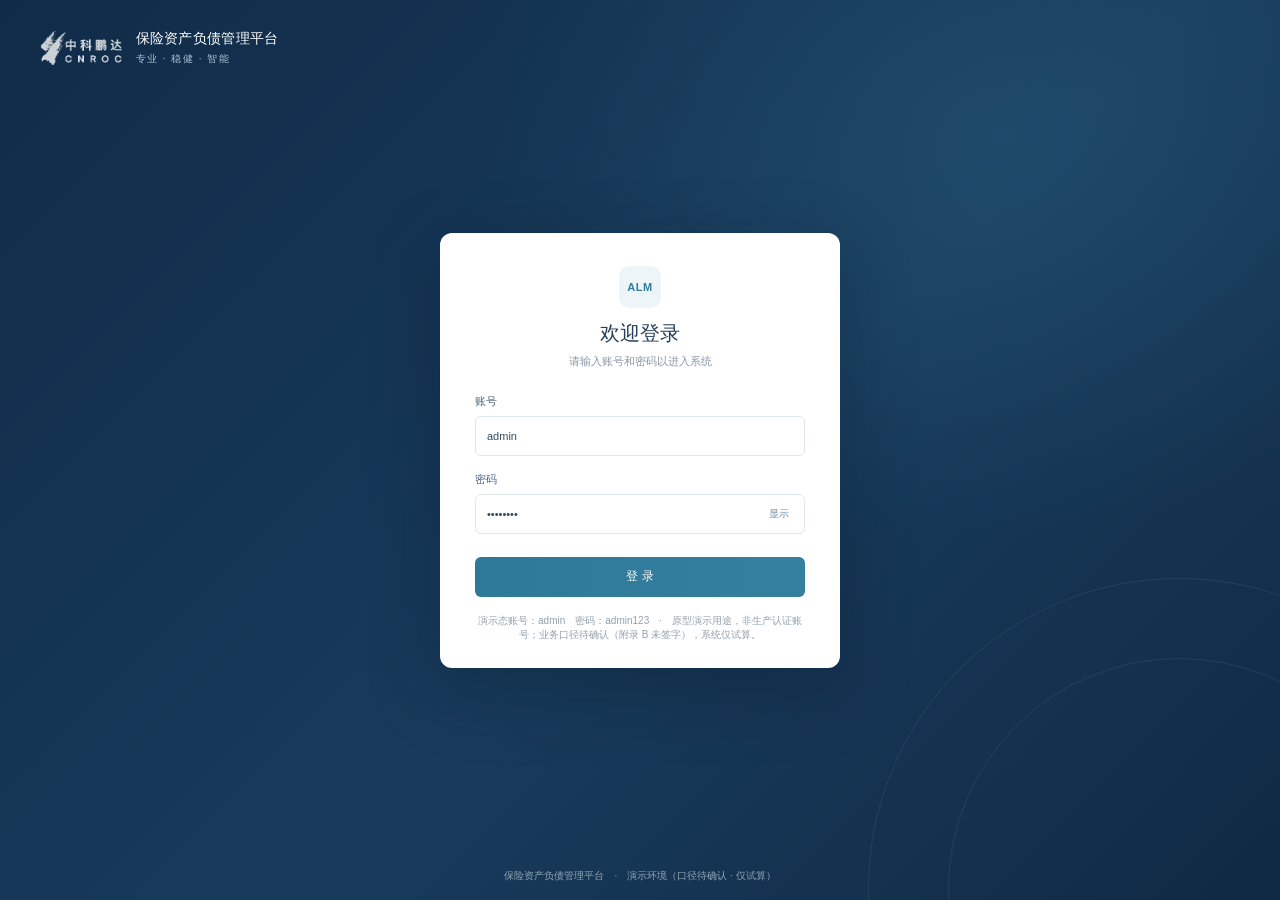
<file: index.html>
<!doctype html>
<html lang="zh-CN"><head><meta charset="UTF-8"/><meta name="viewport" content="width=device-width, initial-scale=1.0"/><meta name="theme-color" content="#10243f"/><title>保险资产负债管理平台</title>  <script type="module" crossorigin src="./assets/index-B_T_pbUn.js"></script>
  <link rel="stylesheet" crossorigin href="./assets/index-CZkSEYKY.css">
</head><body><div id="root"></div></body></html>
</file>
<file: assets/index-CZkSEYKY.css>
:root{color:#233d59;font-synthesis:none;text-rendering:optimizelegibility;-webkit-font-smoothing:antialiased;--nav:#10243f;--nav-active:#1b3e60;--accent:#43c0bf;--primary:#176f91;--primary-hover:#125c7b;--title:#172b4d;--muted:#74839a;--line:#e8edf4;--shadow:0 3px 8px #152b490f;background:#f4f7fb;font-family:Inter,PingFang SC,Microsoft YaHei,Arial,sans-serif;font-size:13px;font-weight:400}*{box-sizing:border-box}body{min-width:320px;min-height:100vh;margin:0}button,input,select,textarea{font:inherit}button{cursor:pointer;color:inherit}a{color:inherit;text-decoration:none}.app-shell{background:#f4f7fb;height:100vh;min-height:600px;display:flex;overflow:hidden}.sidebar{background:var(--nav);color:#bdc8d6;flex-direction:column;flex:none;width:260px;display:flex;overflow:hidden}.brand{color:#fff;white-space:nowrap;flex:none;align-items:center;gap:12px;height:75px;padding:0 22px;font-size:13px;display:flex}.brand-mark{background:#1b88a6;border-radius:10px;place-items:center;width:34px;height:34px;font-size:26px;font-weight:300;line-height:1;display:grid}.brand-logo{flex:none;width:auto;height:30px;display:block}.brand-text{flex-direction:column;justify-content:center;min-width:0;line-height:1.2;display:flex}.brand-text b{color:#fff;letter-spacing:1px;white-space:nowrap;font-size:13px;font-weight:600}@media (width>=761px){.brand-mark{display:none}}.nav-scroll{scrollbar-width:thin;scrollbar-color:#324861 transparent;flex:1;padding-bottom:16px;overflow-y:auto}.nav-caption{color:#71849f;letter-spacing:1px;padding:20px 22px 8px;font-size:11px}.nav-module{padding:0 12px}.nav-item{color:#bdc8d6;border-radius:7px;align-items:center;gap:12px;height:40px;margin-bottom:5px;padding:0 12px 0 20px;font-size:13px;font-weight:600;transition:background .15s,color .15s;display:flex;position:relative}.nav-item:hover{color:#fff;background:#ffffff0f}.nav-item.active{background:var(--nav-active);color:#fff;font-weight:600}.nav-item.active:before{content:"";background:var(--accent);border-radius:2px;width:3px;position:absolute;top:10px;bottom:10px;left:0}.nav-dot{background:#7f92aa;border-radius:50%;flex:none;width:9px;height:9px}.nav-item.active .nav-dot{background:#59cbca;box-shadow:0 0 0 1px #59cbca59}.nav-chevron{color:#9ab4ca;margin-left:auto;font-size:13px}.sub-list{padding:3px 8px 8px 22px}.sub-list.grouped{background:#ffffff06;border-left:1px solid #ffffff12;border-radius:0 7px 7px 0;margin:1px 0 7px;padding:6px 8px 8px 22px}.sub-group{color:#8fa3bb;letter-spacing:.3px;text-align:left;cursor:pointer;background:0 0;border:0;border-radius:4px;align-items:center;gap:6px;width:100%;padding:7px 10px 4px;font-size:12px;font-weight:600;transition:color .15s;display:flex}.sub-group:hover{color:#c9d6e6}.sub-chevron{color:#6a7f99;margin-left:auto;font-size:12px;transition:transform .15s}.sub-group:before{content:"";background:#5a7088;border-radius:50%;flex:none;width:4px;height:4px}.sub-item{color:#a9b9cd;border-radius:5px;margin:1px 0;padding:7px 12px;font-size:11px;font-weight:500;line-height:1.4;transition:background .15s,color .15s;display:block}.sub-item:hover{color:#e9f2fa;background:#ffffff0d}.sub-item.active{color:#12334d;background:#d8edf2;font-weight:700;position:relative}.sub-item.active:before{content:"";background:var(--accent);border-radius:2px;width:3px;position:absolute;top:6px;bottom:6px;left:0}.nav-divider{border-top:1px solid #2a3e57;margin:15px 22px 0}.sys-nav{text-align:left;color:#bdc8d6;background:0 0;border:0;width:100%;height:36px;padding-left:46px;font-size:12px;display:block}.sys-nav:hover{color:#fff}.sidebar-user{background:#172f4c;border-radius:9px;flex:none;align-items:center;gap:11px;min-height:62px;margin:auto 16px 20px;padding:0 14px;display:flex}.sidebar-user b,.sidebar-user small{display:block}.sidebar-user b{color:#fff;font-size:11px;font-weight:600}.sidebar-user small{color:#95a9c0;margin-top:3px;font-size:10px}.user-avatar,.top-avatar{color:#fff;background:#2b6981;border-radius:50%;flex:none;place-items:center;width:30px;height:30px;font-size:10px;display:grid}.main-area{flex-direction:column;flex:1;min-width:0;display:flex}.topbar{z-index:2;background:#fff;border-bottom:1px solid #e9eef5;flex:none;justify-content:space-between;align-items:center;height:58px;padding:0 30px;display:flex}.breadcrumbs{color:#738198;font-size:11px}.breadcrumbs b{font-weight:600}.breadcrumbs span{color:#3d526e}.top-user{color:#3b4b62;align-items:center;gap:9px;font-size:11px;display:flex}.top-avatar{color:#217e91;background:#edf4f7;width:28px;height:28px}.caret{color:#8997a9}.page-scroll{flex:1;min-height:0;overflow:auto}.page-content{max-width:1800px;margin:0 auto;padding:23px 30px 34px}.page-heading{justify-content:space-between;align-items:flex-start;gap:18px;min-height:56px;margin-bottom:18px;display:flex}.page-heading h1{color:var(--title);margin:0;font-size:21px;font-weight:700;line-height:1.2}.page-heading p{color:var(--muted);margin:7px 0 0;font-size:11px}.heading-actions{flex-wrap:wrap;align-items:center;gap:8px;display:flex}.button{color:#51677f;white-space:nowrap;background:#fff;border:1px solid #dce5ee;border-radius:5px;justify-content:center;align-items:center;height:30px;padding:0 14px;font-size:11px;transition:all .15s;display:inline-flex}.button:hover{color:var(--primary);background:#f7fbfd;border-color:#a9c6d7}.button.primary{background:var(--primary);border-color:var(--primary);color:#fff;font-weight:600}.button.primary:hover{background:var(--primary-hover);border-color:var(--primary-hover)}.status-pill{color:#2b8972;white-space:nowrap;background:#eff9f5;border:1px solid #cce9df;border-radius:14px;padding:5px 10px;font-size:10px}.card{box-shadow:var(--shadow);background:#fff;border:1px solid #e7edf3;border-radius:8px;overflow:hidden}.card-header{border-bottom:1px solid #edf1f5;justify-content:space-between;align-items:center;height:50px;padding:0 18px;display:flex}.card-header h2{color:var(--title);margin:0;font-size:13px;font-weight:700}.card-header>div{align-items:center;gap:8px;display:flex}.card-body{padding:16px 18px}.muted{color:#8593a6;font-size:10px}.kpi-grid{grid-template-columns:repeat(7,minmax(125px,1fr));gap:10px;display:grid}.kpi-card{text-align:left;min-width:0;height:104px;box-shadow:var(--shadow);background:#fff;border:1px solid #e8edf4;border-radius:8px;padding:15px 13px 10px;transition:transform .15s,box-shadow .15s,border .15s;position:relative;overflow:hidden}.kpi-card:hover{transform:translateY(-2px);box-shadow:0 6px 16px #152b491a}.kpi-card.selected{border-color:#8fc5d2}.kpi-topline{background:#2289a3;height:3px;position:absolute;top:0;left:0;right:0}.kpi-card:nth-child(2n) .kpi-topline{background:#7386a7}.kpi-label{color:#52657d;text-overflow:ellipsis;white-space:nowrap;font-size:10px;display:block;overflow:hidden}.kpi-card strong{color:#1b3655;margin-top:6px;font-size:22px;line-height:1.15;display:block}.kpi-card small{color:#8795a8;margin-top:6px;font-size:9px;display:block}.kpi-card em{color:#23836e;margin-left:3px;font-style:normal}.metric-detail{border-color:#b9dce4;margin-top:13px}.text-button{color:var(--primary);background:0 0;border:0;font-size:10px}.formula-box{background:#f3f8fb;border-radius:6px;align-items:center;gap:16px;padding:12px 14px;display:flex}.formula-box span{color:#74839a;flex:none;font-size:10px}.formula-box b{color:#1d4667;font-size:12px}.metric-detail .card-body>p{color:#6f8093;margin:11px 0;font-size:11px}.detail-columns{color:#74839a;border-top:1px solid #edf1f5;flex-wrap:wrap;gap:28px;padding-top:9px;font-size:10px;display:flex}.detail-columns strong{color:#314b65;font-weight:600}.two-col{grid-template-columns:minmax(0,1.6fr) minmax(300px,1fr);gap:14px;display:grid}.section-gap{margin-top:14px}.chart-wrap{height:230px;padding-top:9px;position:relative}.chart-wrap svg{width:100%;height:205px;overflow:visible}.chart-wrap svg text{fill:#94a1b1;font-size:10px}.chart-legend{color:#74839a;gap:15px;font-size:10px;display:flex;position:absolute;top:-40px;right:2px}.chart-legend span{align-items:center;gap:5px;display:flex}.chart-legend i{border-radius:50%;width:8px;height:8px;display:inline-block}.legend-blue{background:#328bc6}.legend-teal{background:#22a38b}.allocation{justify-content:center;align-items:center;gap:25px;min-height:205px;display:flex}.donut{background:conic-gradient(#2789bb 0 52.4%,#4cae9d 52.4% 71%,#7fa4c1 71% 83.3%,#b2c3d4 83.3% 93.7%,#d8e0e8 93.7% 100%);border-radius:50%;flex:none;place-items:center;width:145px;height:145px;display:grid}.donut>div{text-align:center;background:#fff;border-radius:50%;align-content:center;width:102px;height:102px;display:grid}.donut b{color:#263e5d;font-size:17px}.donut small{color:#8290a2;font-size:9px}.allocation-list{min-width:160px}.allocation-list>div{color:#67798f;align-items:center;gap:7px;margin:12px 0;font-size:10px;display:flex}.allocation-list b{color:#334e6c;margin-left:auto}.swatch{background:#2789bb;border-radius:2px;width:8px;height:8px}.swatch.s1{background:#4cae9d}.swatch.s2{background:#7fa4c1}.swatch.s3{background:#b2c3d4}.swatch.s4{background:#d8e0e8}.table-scroll{width:100%;overflow:auto}table{border-collapse:collapse;white-space:nowrap;width:100%;font-size:11px}thead{background:#f4f7fa}th{color:#53677f;text-align:left;border-bottom:1px solid #e3eaf1;height:38px;padding:0 12px;font-weight:600}td{color:#364d67;border-bottom:1px solid #edf1f5;height:42px;padding:0 12px}.tag{white-space:nowrap;border-radius:11px;align-items:center;height:20px;padding:0 8px;font-size:9px;display:inline-flex}.tag.blue{color:#367da0;background:#edf5fa}.tag.gray{color:#8491a0;background:#f0f2f5}.positive{color:#23836e}.negative{color:#b84e42}.empty-cell{color:#93a0af;height:100px;text-align:center!important}.table-note{color:#93a0af;margin-top:12px;font-size:10px}.filterbar{box-shadow:var(--shadow);background:#fff;border:1px solid #e7edf3;border-radius:8px;flex-wrap:wrap;align-items:flex-end;gap:12px;margin-bottom:14px;padding:12px 16px;display:flex}.filter-control{color:#74839a;flex-direction:column;gap:5px;font-size:10px;display:flex}.filter-control select,.filter-control input,.table-toolbar input,.table-toolbar select,.market-filters select,.mini-select{color:#354b65;background:#fbfcfd;border:1px solid #e1e8ef;border-radius:5px;outline:none;min-width:150px;height:28px;padding:0 9px}.filter-control input:focus,.filter-control select:focus{border-color:#9dbdd2}.filter-control.search-control input{min-width:190px}.pager{color:#8492a3;justify-content:flex-end;align-items:center;gap:7px;margin:12px 0 4px;font-size:10px;display:flex}.pager button{color:#65768c;background:#fff;border:1px solid #e2e8ef;border-radius:4px;min-width:25px;height:25px}.pager .current-page{background:var(--primary);border-color:var(--primary);color:#fff}.pager input{text-align:center;border:1px solid #dce5ec;border-radius:4px;width:32px;height:22px}.tabs{border-bottom:1px solid #e2e8ef;gap:25px;margin:0 0 14px;display:flex}.tabs button{color:#718198;background:0 0;border:0;padding:0 2px 11px;font-size:12px;position:relative}.tabs button:hover,.tabs button.active{color:var(--primary);font-weight:600}.tabs button.active:after{content:"";background:var(--primary);border-radius:2px;height:2px;position:absolute;bottom:-1px;left:0;right:0}.tab-count{color:var(--primary);background:#e8f3f6;border-radius:9px;margin-left:6px;padding:1px 6px;font-size:9px}.table-toolbar{align-items:center;gap:10px;margin:-2px 0 12px;display:flex}.table-toolbar input{min-width:230px}.table-toolbar select{min-width:155px}.table-toolbar .tag{margin-left:auto}.switch{vertical-align:middle;background:#cdd5de;border:none;border-radius:11px;width:34px;height:18px;padding:2px;transition:background .2s}.switch:after{content:"";background:#fff;border-radius:50%;width:14px;height:14px;transition:transform .2s;display:block;box-shadow:0 1px 2px #8390a0}.switch.on{background:#27977d}.switch.on:after{transform:translate(16px)}.row-actions{gap:6px;display:flex}.row-actions .button{height:26px;padding:0 8px;font-size:10px}.summary-row{gap:12px;margin-bottom:14px;display:flex}.summary-card{min-width:150px;box-shadow:var(--shadow);background:#fff;border:1px solid #e7edf3;border-radius:7px;align-items:center;gap:9px;padding:11px 14px;display:flex}.summary-card small{color:#7c8b9d;font-size:10px}.summary-card b{color:#263f5e;font-size:15px}.summary-card span{color:#8391a1;font-size:10px}.notice{color:#52738c;background:#f0f7fb;border:1px solid #d9eaf2;border-radius:6px;margin:0 0 14px;padding:10px 13px;font-size:10px}.modal-backdrop{z-index:20;background:#0c1b2e6b;place-items:center;padding:16px;display:grid;position:fixed;inset:0}.modal{background:#fff;border-radius:9px;width:min(520px,100%);overflow:hidden;box-shadow:0 20px 70px #0c1b2e3d}.modal header,.modal footer{border-bottom:1px solid #edf1f5;justify-content:space-between;align-items:center;height:52px;padding:0 18px;display:flex}.modal header b{color:var(--title);font-size:14px}.modal header button{color:#8291a3;background:0 0;border:0;font-size:23px}.modal-body{color:#53677d;padding:18px;font-size:11px}.modal footer{border-top:1px solid #edf1f5;border-bottom:0;justify-content:flex-end;gap:8px}.modal-lead{color:#304a65;margin:0 0 14px;font-weight:600}.modal-field{color:#6e8094;margin-top:16px;font-size:10px;display:block}.modal-field textarea{color:#40566f;resize:vertical;border:1px solid #dfe7ee;border-radius:5px;width:100%;margin-top:6px;padding:9px;display:block}.report-summary{grid-template-columns:repeat(4,1fr);gap:10px;margin:14px 0;display:grid}.report-summary>div{box-shadow:var(--shadow);background:#fff;border:1px solid #e7edf3;border-radius:7px;padding:12px 14px}.report-summary small,.report-summary b{display:block}.report-summary small{color:#8491a1;font-size:10px}.report-summary b{color:#344d68;margin-top:6px;font-size:11px}.report-chapters{grid-template-columns:repeat(3,minmax(180px,1fr));gap:12px;display:grid}.chapter-card{text-align:left;min-height:112px;box-shadow:var(--shadow);background:#fff;border:1px solid #e7edf3;border-radius:8px;padding:15px}.chapter-card b,.chapter-card small{display:block}.chapter-card b{color:#304963;font-size:12px}.chapter-card small{color:#8391a1;margin-top:7px;font-size:10px}.chapter-progress{background:#eaf0f6;border-radius:3px;height:4px;margin-top:16px}.chapter-progress i{background:#2584ed;border-radius:3px;height:4px;display:block}.flow{justify-content:space-between;align-items:center;gap:8px;display:flex}.flow-step{color:#536981;align-items:center;gap:9px;font-size:11px;display:flex}.flow-step span{color:#28738d;background:#edf5f9;border-radius:50%;place-items:center;width:24px;height:24px;font-size:9px;display:grid}.flow-step b{color:#b2bdc8;margin-left:8px;font-size:16px}.market-filters{color:#75859a;background:#fff;border:1px solid #e7edf3;border-radius:8px;align-items:center;gap:22px;margin-bottom:14px;padding:12px 16px;font-size:10px;display:flex}.market-filters label{align-items:center;gap:9px;display:flex}.data-source{margin-left:auto}.data-source span{color:#314b66}.market-kpis{grid-template-columns:repeat(5,1fr);gap:10px;margin-bottom:14px;display:grid}.market-kpis>div{box-shadow:var(--shadow);background:#fff;border:1px solid #e7edf3;border-radius:7px;padding:12px 15px}.market-kpis small,.market-kpis strong{display:block}.market-kpis small{color:#8291a2;font-size:10px}.market-kpis strong{color:#2c4562;margin-top:7px;font-size:18px}.market-kpis span{color:#24866f;font-size:9px}.segmented{border:1px solid #e0e7ef;border-radius:5px;display:flex;overflow:hidden}.segmented button{color:#6f8095;background:#fff;border:0;padding:5px 10px;font-size:9px}.segmented button.active{color:#176f91;background:#eaf4f7}.forecast-summary{grid-template-columns:repeat(4,1fr);gap:10px;margin:14px 0;display:grid}.forecast-summary>div{box-shadow:var(--shadow);background:#fff;border:1px solid #e7edf3;border-radius:7px;padding:13px 15px}.forecast-summary small,.forecast-summary strong,.forecast-summary span{display:block}.forecast-summary small{color:#7f8da0;font-size:10px}.forecast-summary strong{color:#263f5e;margin:7px 0 3px;font-size:19px}.forecast-summary span{color:#97a3b2;font-size:9px}.param-list>div{border-bottom:1px solid #edf1f5;justify-content:space-between;padding:12px 2px;font-size:10px;display:flex}.param-list>div:last-child{border:0}.param-list span{color:#8593a4}.param-list b{color:#344b65;font-weight:600}@media (width<=1200px){.sidebar{width:230px}.page-content{padding:20px}.kpi-grid{grid-template-columns:repeat(4,minmax(130px,1fr))}.two-col{grid-template-columns:1fr}.allocation{justify-content:flex-start}.report-chapters{grid-template-columns:repeat(2,minmax(180px,1fr))}}.chart-wrap{padding-top:24px}.chart-wrap svg{height:190px}.chart-legend{top:4px}.report-tabs{scrollbar-width:thin;background:#fff;border-bottom:1px solid #e6edf3;gap:0;margin:12px 0 14px;display:flex;overflow:auto}.report-tabs button{color:#6e8094;background:#fff;border:0;border-bottom:2px solid #0000;flex:none;height:39px;padding:0 13px;font-size:10px}.report-tabs button:hover{color:var(--primary);background:#f8fbfd}.report-tabs button.active{border-bottom-color:var(--primary);color:var(--primary);font-weight:700}.asset-table{table-layout:fixed;min-width:1450px;font-size:10px}.asset-table th,.asset-table td{text-align:center;white-space:normal;height:auto;padding:8px;line-height:1.4}.asset-table thead tr:first-child th{color:#304965;background:#eaf1f6;border-right:1px solid #dde6ed;height:37px;font-weight:700}.asset-table thead tr:nth-child(2) th{color:#53677f;background:#f4f7fa;height:46px;font-size:9px}.asset-table th:first-child,.asset-table td:first-child{text-align:left;width:230px}.asset-table .asset-sticky{z-index:1;background:#eaf1f6;position:sticky;left:0}.asset-table td.asset-name{z-index:1;text-align:left;color:#354c66;background:#fff;padding:8px;position:sticky;left:0}.asset-table tbody tr:hover td.asset-name{background:#f6fafc}.asset-table tbody tr.asset-section-row td{color:#2c4561;background:#f0f5f8;font-weight:700}.asset-table tbody tr.asset-section-row td.asset-name{background:#f0f5f8}.asset-table-wrap{max-height:calc(100vh - 410px)}@media (width<=900px){.page-content{padding-left:18px;padding-right:18px}.kpi-grid{grid-template-columns:repeat(2,minmax(0,1fr))}.market-kpis{grid-template-columns:repeat(3,minmax(0,1fr))}}@media (width<=760px){.app-shell{height:auto;min-height:100dvh}.sidebar{width:66px;height:100vh;position:sticky;top:0}.brand{padding:0 16px}.brand b,.brand-logo,.brand-text,.nav-caption,.nav-item span:not(.nav-dot),.sub-list,.nav-divider,.sys-nav,.sidebar-user{display:none}.nav-module{padding:0 8px}.nav-item{justify-content:center;margin:7px 0;padding:0}.nav-dot{width:10px;height:10px}.topbar{height:52px;padding:0 15px}.breadcrumbs{font-size:10px}.top-user>span:not(.top-avatar){display:none}.page-content{padding:17px 13px 25px}.page-heading{display:block}.heading-actions{margin-top:13px}.kpi-grid{grid-template-columns:repeat(2,minmax(130px,1fr))}.kpi-card{height:94px}.report-summary,.forecast-summary,.market-kpis{grid-template-columns:repeat(2,1fr)}.market-kpis>div:last-child{grid-column:span 2}.market-filters{flex-direction:column;align-items:flex-start;gap:10px}.data-source{margin-left:0}.report-chapters{grid-template-columns:1fr}.summary-row{flex-wrap:wrap}.summary-card{flex:1;min-width:140px}.row-actions{flex-direction:column}.flow{flex-direction:column;align-items:flex-start}.flow-step b{display:none}.formula-box{flex-direction:column;align-items:flex-start;gap:6px}.card-body{padding:13px}.card-header{padding:0 13px}.filterbar{gap:9px}.filter-control{flex:1;min-width:125px}.filter-control select,.filter-control input{width:100%;min-width:0}.filter-control.search-control input{min-width:0}.table-toolbar{flex-wrap:wrap}.table-toolbar input{flex:1;min-width:0}.table-toolbar .tag{margin-left:0}}.nav-item,.sub-item,.sys-nav{outline:none}.nav-item:focus-visible,.sub-item:focus-visible,.sys-nav:focus-visible{outline-offset:2px;outline:2px solid #59cbca}.nav-item:hover .nav-dot{background:#59cbca}.nav-chevron{transition:transform .18s,color .15s}.nav-item:hover .nav-chevron{color:#d7e7f2}.nav-item.active .nav-chevron{transform:rotate(180deg)}.sub-list{animation:.16s ease-out nav-reveal}.sub-list.grouped>div+div{border-top:1px solid #ffffff0a;margin-top:2px;padding-top:2px}@keyframes nav-reveal{0%{opacity:.6;transform:translateY(-3px)}to{opacity:1;transform:translateY(0)}}.prototype-filter{box-shadow:var(--shadow);background:#fff;border:1px solid #e7edf3;border-radius:8px;flex-wrap:wrap;align-items:flex-end;gap:12px;margin:0 0 14px;padding:12px 16px;display:flex}.prototype-filter label{color:#74839a;align-items:center;gap:8px;font-size:10px;display:flex}.prototype-filter select,.prototype-filter input{color:#354b65;height:29px;font:inherit;background:#fbfcfd;border:1px solid #e1e8ef;border-radius:5px;padding:0 9px}.prototype-filter .button{height:29px}.prototype-filter .demo-tag{color:#39849d;background:#edf7fa;border:1px solid #d9edf2;border-radius:12px;margin-left:auto;padding:4px 9px;font-size:9px}.market-prototype-filter>label:first-child{flex-wrap:wrap}.market-prototype-filter input[type=date]{width:142px}.prototype-kpis,.prototype-stat-cards{grid-template-columns:repeat(5,minmax(0,1fr));gap:10px;margin-bottom:14px;display:grid}.prototype-kpis>div,.prototype-stat-cards>div{min-width:0;min-height:84px;box-shadow:var(--shadow);background:#fff;border:1px solid #e7edf3;border-radius:7px;padding:12px 14px}.prototype-kpis small,.prototype-kpis strong,.prototype-kpis span,.prototype-stat-cards small,.prototype-stat-cards strong,.prototype-stat-cards span{display:block}.prototype-kpis small,.prototype-stat-cards small{color:#8291a2;font-size:10px;line-height:1.4}.prototype-kpis strong,.prototype-stat-cards strong{color:#294663;white-space:nowrap;margin:8px 0 4px;font-size:19px}.prototype-kpis span,.prototype-stat-cards span{color:#93a0af;font-size:9px}.market-prototype .card{margin-bottom:14px}.prototype-chart{height:230px;padding-top:25px;position:relative}.prototype-chart svg{width:100%;height:195px;overflow:visible}.prototype-chart svg text{font-family:inherit}.prototype-legend{color:#75859a;font-size:10px;position:absolute;top:2px;right:8px}.market-prototype-grid{grid-template-columns:minmax(0,1.4fr) minmax(330px,1fr);gap:14px;display:grid}.market-prototype-grid .card{margin-bottom:0}.yield-curve>div{color:#687c91;grid-template-columns:55px 1fr 55px;align-items:center;gap:10px;margin:13px 0;font-size:10px;display:grid}.yield-curve>div>div{background:#eff3f6;border-radius:8px;height:8px;overflow:hidden}.yield-curve i{background:linear-gradient(90deg,#53b7b1,#2d86ad);border-radius:8px;height:100%;display:block}.yield-curve b{text-align:right;color:#2e4a67;font-weight:600}.prototype-tabs{margin-top:12px}.prototype-analysis-select{color:#74839a;flex-wrap:wrap;align-items:center;gap:26px;padding:9px 2px 13px;font-size:10px;display:flex}.prototype-analysis-select b{color:#394f68;background:#fff;border:1px solid #e0e7ef;border-radius:5px;margin-left:7px;padding:6px 10px;font-weight:500;display:inline-block}.prototype-stat-cards{grid-template-columns:repeat(4,minmax(0,1fr))}.forecast-prototype>.card{margin-bottom:14px}.forecast-prototype table{font-size:10px}.forecast-prototype th{color:#435c77;background:#eef3f7;height:42px}.forecast-prototype td{height:38px}.forecast-source{color:#76879a;background:#f4f8fa;border:1px solid #e3edf1;border-radius:6px;margin-top:14px;padding:12px 14px;font-size:10px;line-height:1.7}.scope-grid{grid-template-columns:repeat(3,1fr);gap:18px;display:grid}.scope-grid>div{border-left:3px solid #5aa9b1;padding:3px 12px}.scope-grid b{color:#314c68;font-size:11px}.scope-grid p{color:#74839a;margin:7px 0 0;font-size:10px;line-height:1.7}.equation-cards{grid-template-columns:repeat(5,minmax(0,1fr));align-items:center;gap:12px;display:grid}.equation-cards>div{background:#f9fbfc;border:1px solid #e5edf2;border-radius:7px;min-height:74px;padding:12px;position:relative}.equation-cards small,.equation-cards b{display:block}.equation-cards small{color:#78899b;min-height:25px;font-size:9px}.equation-cards b{color:#2d4b68;white-space:nowrap;margin-top:6px;font-size:12px}.equation-cards i{color:#91a1b0;z-index:1;font-size:10px;font-style:normal;position:absolute;top:26px;right:-15px}@media (width<=1100px){.prototype-kpis{grid-template-columns:repeat(3,minmax(0,1fr))}.market-prototype-grid{grid-template-columns:1fr}.prototype-stat-cards{grid-template-columns:repeat(2,minmax(0,1fr))}.equation-cards{grid-template-columns:repeat(3,minmax(0,1fr))}}@media (width<=700px){.prototype-kpis{grid-template-columns:repeat(2,minmax(0,1fr))}.prototype-filter{align-items:stretch}.prototype-filter label{justify-content:space-between;width:100%}.prototype-filter label select{flex:1;min-width:0}.prototype-filter .demo-tag{margin-left:0}.scope-grid{grid-template-columns:1fr}.prototype-stat-cards{grid-template-columns:repeat(2,minmax(0,1fr))}.market-prototype-filter input[type=date]{width:calc(50% - 20px)}}.stress-review-note{color:#816b37;background:#fffaf0;border:1px solid #f0dfb5;border-radius:6px;justify-content:space-between;align-items:center;gap:16px;margin-bottom:12px;padding:10px 14px;font-size:10px;display:flex}.stress-review-note label{white-space:nowrap;align-items:center;gap:8px;display:flex}.stress-review-note select{color:#5d6470;background:#fff;border:1px solid #e7dfcc;border-radius:4px;height:27px;padding:0 8px;font-size:10px}.stress-overview{align-items:center;gap:10px;margin-bottom:13px;display:flex}.stress-overview>div{background:#fff;border:1px solid #e7edf3;border-radius:6px;justify-content:space-between;align-items:center;min-width:112px;padding:9px 12px;display:flex}.stress-overview small{color:#7c8b9c;font-size:10px}.stress-overview b{color:#294663;font-size:17px}.stress-overview>span{color:#8291a2;margin-left:6px;font-size:10px}.stress-table{min-width:1100px}.stress-table th:nth-child(6),.stress-table td:nth-child(6){text-align:center;width:70px}.stress-table th:last-child{width:200px}.stress-table td{white-space:normal;line-height:1.5}.stress-table .row-actions{white-space:nowrap;gap:6px;display:flex}.stress-table .row-actions .button{padding:0 9px}.scenario-expand{color:#2e4d69;text-align:left;background:0 0;border:0;padding:0;font-size:10px;line-height:1.5}.scenario-expand:hover{color:var(--primary)}.scenario-detail-row>td{background:#f7fafc;padding:0}.scenario-detail{color:#526a80;background:#f5f9fb;border-left:3px solid #58a9b1;margin:0 12px 10px 25px;padding:13px 16px}.scenario-detail>div{justify-content:space-between;gap:12px;display:flex}.scenario-detail b{color:#294967;font-size:11px}.scenario-detail span,.scenario-detail small{color:#8594a4;font-size:9px}.scenario-detail ul{margin:9px 0;padding-left:18px}.scenario-detail li{margin:3px 0;font-size:10px;line-height:1.7}.run-review-note{color:#74859a;background:#f6f9fb;border:1px solid #e8eef3;border-radius:6px;grid-template-columns:150px 1fr;gap:5px 12px;margin:14px 0 0;padding:11px 13px;font-size:10px;line-height:1.6;display:grid}.run-review-note b{color:#3d5873;grid-row:span 2}.run-review-note small{color:#91a0af;font-size:9px}@media (width<=760px){.stress-review-note{flex-direction:column;align-items:flex-start}.stress-overview{flex-wrap:wrap;align-items:stretch}.stress-overview>span{width:100%;margin:4px 0}.run-review-note{grid-template-columns:1fr}.run-review-note b{grid-row:auto}}.report-prototype-filter{box-shadow:var(--shadow);background:#fff;border:1px solid #e7edf3;border-radius:8px;flex-wrap:wrap;align-items:flex-end;gap:12px;margin-bottom:12px;padding:12px 16px;display:flex}.report-prototype-filter label{color:#74839a;flex-direction:column;gap:5px;font-size:10px;display:flex}.report-prototype-filter input,.report-prototype-filter select{color:#354b65;min-width:170px;height:29px;font:inherit;background:#fbfcfd;border:1px solid #e1e8ef;border-radius:5px;padding:0 9px}.report-placeholder{color:#74839a;padding:26px 20px;font-size:11px;line-height:1.7}.app-shell{height:100dvh;min-height:0}.brand{background:linear-gradient(110deg,#1c4a6952,#10243f00 78%);border-bottom:1px solid #ffffff12;gap:9px;height:72px;padding:0 17px}.brand-mark{display:none}.brand-logo{object-fit:contain;opacity:.98;flex:none;width:auto;max-width:64px;height:25px}.brand-text{flex:1;min-width:0}.brand-text b{letter-spacing:.2px;text-overflow:ellipsis;font-size:12px;overflow:hidden}.brand-close,.mobile-menu,.nav-backdrop{display:none}@media (width<=760px){.app-shell{height:100dvh;min-height:0;overflow:hidden}.sidebar{z-index:30;width:260px;height:100dvh;box-shadow:none;transition:transform .22s;position:fixed;inset:0 auto 0 0;transform:translate(-102%)}.sidebar.mobile-open{transform:translate(0);box-shadow:12px 0 36px #09192c52}.brand{gap:9px;height:72px;padding:0 16px}.brand-logo{max-width:68px;height:26px}.brand-text b{font-size:12px}.brand-close{color:#c9d8e6;background:#ffffff0a;border:1px solid #ffffff24;border-radius:6px;place-items:center;width:27px;height:27px;font-size:20px;line-height:1;display:grid}.nav-scroll{padding-bottom:14px}.nav-caption{padding-top:18px}.nav-module{padding:0 12px}.nav-item{justify-content:flex-start;margin:0 0 5px;padding:0 12px 0 20px}.nav-item span:not(.nav-dot),.sub-list,.nav-divider,.sys-nav,.sidebar-user{display:block}.sidebar-user{display:flex}.main-area{width:100%;min-width:0;height:100dvh}.topbar{gap:10px;height:52px;padding:0 12px}.mobile-menu{color:#35536f;background:#fff;border:1px solid #e2eaf1;border-radius:6px;flex:none;justify-content:center;align-items:center;width:30px;height:30px;font-size:15px;display:inline-flex}.breadcrumbs{text-overflow:ellipsis;white-space:nowrap;flex:1;min-width:0;font-size:10px;overflow:hidden}.top-user{flex:none;gap:6px}.top-user>span:not(.top-avatar){display:none}.page-scroll{overscroll-behavior:contain;min-height:0;overflow:auto}.nav-backdrop{z-index:25;background:#0614246b;border:0;width:100%;height:100%;display:block;position:fixed;inset:0}.page-content{padding:17px 14px 26px}}@media (width<=520px){.topbar{gap:8px;padding:0 9px}.page-content{padding:15px 10px 22px}.page-heading h1{font-size:19px}.page-heading{margin-bottom:14px}.heading-actions{gap:6px}.heading-actions .button{padding:0 9px}.regulatory-query,.prototype-kpis,.prototype-stat-cards{grid-template-columns:repeat(2,minmax(0,1fr))}.market-prototype-grid{grid-template-columns:minmax(0,1fr)}.equation-cards{grid-template-columns:repeat(2,minmax(0,1fr))}.equation-cards i{right:-12px}.report-prototype-filter label{width:100%}.report-prototype-filter input,.report-prototype-filter select{width:100%;min-width:0}.stress-overview>div{flex:1;min-width:90px}}@media (width<=760px){.brand-logo{display:block}.brand-text{display:flex}.brand-text b{display:block}}@media (width<=900px){.app-shell{height:100dvh;min-height:0;overflow:hidden}.sidebar{z-index:30;width:260px;height:100dvh;box-shadow:none;transition:transform .22s;position:fixed;inset:0 auto 0 0;transform:translate(-102%)}.sidebar.mobile-open{transform:translate(0);box-shadow:12px 0 36px #09192c52}.brand{gap:9px;height:72px;padding:0 16px}.brand-logo{max-width:68px;height:26px;display:block}.brand-text{flex:1;min-width:0;display:flex}.brand-text b{font-size:12px;display:block}.brand-close{color:#c9d8e6;background:#ffffff0a;border:1px solid #ffffff24;border-radius:6px;place-items:center;width:27px;height:27px;font-size:20px;line-height:1;display:grid}.nav-module{padding:0 12px}.nav-item{justify-content:flex-start;margin:0 0 5px;padding:0 12px 0 20px}.nav-item span:not(.nav-dot),.sub-list,.nav-divider,.sys-nav{display:block}.sidebar-user{display:flex}.main-area{width:100%;min-width:0;height:100dvh}.mobile-menu{color:#35536f;background:#fff;border:1px solid #e2eaf1;border-radius:6px;flex:none;justify-content:center;align-items:center;width:30px;height:30px;font-size:15px;display:inline-flex}.topbar{gap:10px;height:52px;padding:0 14px}.breadcrumbs{text-overflow:ellipsis;white-space:nowrap;flex:1;min-width:0;overflow:hidden}.nav-backdrop{z-index:25;background:#0614246b;border:0;width:100%;height:100%;display:block;position:fixed;inset:0}.brand-logo{max-width:56px;height:22px}.brand-text b{letter-spacing:0;font-size:11px}}.operations-page .filterbar{align-items:flex-end}.operations-filter-actions{gap:8px;margin-left:auto;display:flex}.operations-summary{grid-template-columns:repeat(4,minmax(0,1fr));gap:12px;margin:0 0 14px;display:grid}.operations-summary>div{min-width:0;box-shadow:var(--shadow);background:#fff;border:1px solid #e7edf3;border-radius:8px;padding:13px 15px}.operations-summary small,.operations-summary b,.operations-summary span{display:block}.operations-summary small{color:#7d8ca0;font-size:10px}.operations-summary b{color:#244361;margin-top:8px;font-size:19px}.operations-summary span{color:#8a98a9;margin-top:5px;font-size:9px}.operations-summary .operation-status{color:#ad7a31;font-size:15px}.operations-notice{color:#2b8972;background:#eff9f5;border:1px solid #cce9df;border-radius:6px;margin:-4px 0 12px;padding:9px 12px;font-size:11px}.operations-page>.card{margin-bottom:14px}.operations-page>.card>.table-scroll{padding:0 18px}.operations-table-foot{color:#8291a2;justify-content:space-between;align-items:center;padding:10px 18px;font-size:10px;display:flex}.operations-table-foot span{color:#708197}.operations-table-foot b{background:var(--primary);color:#fff;border-radius:4px;place-items:center;width:24px;height:24px;display:inline-grid}.operations-flow{align-items:center;gap:16px;padding:8px 4px;display:flex;overflow:auto}.operations-flow-step{color:#415b75;flex:1;align-items:center;gap:10px;min-width:0;display:flex}.operations-flow-step i{color:#317b96;background:#eaf3f7;border-radius:50%;flex:none;place-items:center;width:31px;height:31px;font-size:10px;font-style:normal;font-weight:700;display:grid}.operations-flow-step b{white-space:nowrap;font-size:11px;font-weight:600}.operations-flow-step span{color:#9caaba;margin-left:auto;font-size:17px}.system-management-placeholder{align-items:flex-start;gap:15px;padding:22px;display:flex}.system-management-icon{color:#317b96;background:#edf5f8;border-radius:8px;place-items:center;width:36px;height:36px;font-size:18px;display:grid}.system-management-placeholder b{color:#314d69;font-size:12px}.system-management-placeholder p{color:#8291a2;max-width:680px;margin:8px 0 0;font-size:10px;line-height:1.7}@media (width<=900px){.operations-summary{grid-template-columns:repeat(2,minmax(0,1fr))}.operations-flow{min-width:650px}}@media (width<=520px){.operations-filter-actions{width:100%;margin-left:0}.operations-filter-actions .button{flex:1}.operations-summary{gap:8px}.operations-summary>div{padding:11px}.operations-flow{min-width:560px}.system-management-placeholder{padding:16px}}.demo-data-badge{color:#668293;white-space:nowrap;background:#f5fafb;border:1px solid #dce8ed;border-radius:12px;align-items:center;height:22px;padding:0 8px;font-size:9px;display:inline-flex}.operations-page .page-heading{align-items:center}.operations-page .page-heading>.heading-actions{justify-content:flex-end}.operations-page .operations-notice{justify-content:space-between;align-items:center;gap:10px;display:flex}.operations-notice button{color:inherit;background:0 0;border:0;padding:0 2px;font-size:17px;line-height:1}.operations-flow-step.done i{color:#2b8972;background:#e9f6f1}.operations-flow-step.current i{color:#28799a;background:#e9f2f8;box-shadow:0 0 0 3px #eef5f8}.operations-flow-step.current b,.operations-flow-step.current{color:#236f8d}.ops-modal-backdrop{z-index:50;background:#0d1f336b;place-items:center;padding:20px;display:grid;position:fixed;inset:0}.ops-modal{background:#fff;border:1px solid #e3eaf0;border-radius:10px;width:min(520px,100%);overflow:hidden;box-shadow:0 18px 54px #14273e38}.ops-modal-head{color:#233d59;border-bottom:1px solid #edf1f5;justify-content:space-between;align-items:center;height:50px;padding:0 18px;font-size:13px;display:flex}.ops-modal-head button{color:#75869a;background:#f4f7f9;border:0;border-radius:5px;width:26px;height:26px;font-size:18px}.ops-modal-body{padding:18px}.ops-modal-intro{color:#8190a1;margin:0 0 16px;font-size:10px}.ops-modal-timeline{gap:0;display:grid}.ops-modal-timeline>div{border-bottom:1px solid #eff2f5;grid-template-columns:30px 1fr auto;align-items:center;gap:10px;min-height:45px;display:grid}.ops-modal-timeline i{color:#317b96;background:#edf5f8;border-radius:50%;place-items:center;width:25px;height:25px;font-size:9px;font-style:normal;display:grid}.ops-modal-timeline b{color:#38536f;font-size:11px}.ops-modal-timeline span{color:#8998a8;font-size:9px}.ops-modal-note{color:#8897a7;margin:14px 0 0;font-size:10px;line-height:1.7}.ops-form-grid{grid-template-columns:repeat(2,minmax(0,1fr));gap:13px 14px;display:grid}.ops-form-grid label{color:#6f8092;gap:6px;font-size:10px;display:grid}.ops-form-grid input,.ops-form-grid select{color:#314b66;width:100%;height:33px;font:inherit;background:#fff;border:1px solid #dfe7ee;border-radius:5px;outline:none;padding:0 10px}.ops-form-grid input:focus,.ops-form-grid select:focus{border-color:#69a8bd;box-shadow:0 0 0 2px #4794ae1f}.danger-text{color:#ba7272}@media (width<=520px){.ops-form-grid{grid-template-columns:1fr}}.ops-modal-foot{background:#fbfcfd;border-top:1px solid #edf1f5;justify-content:flex-end;gap:8px;padding:12px 18px;display:flex}.assessment-cycle-note{color:#7c8b9c;padding:0 0 7px;font-size:10px}.assessment-grid{grid-template-columns:repeat(2,minmax(0,1fr));gap:12px;padding:16px 18px;display:grid}.assessment-item{background:#fff;border:1px solid #e8edf3;border-radius:7px;min-width:0;padding:14px}.assessment-item-head{justify-content:space-between;align-items:center;margin-bottom:11px;display:flex}.assessment-index{color:#3d83a0;font-size:10px;font-weight:700}.assessment-item>b{color:#304c68;font-size:11px}.assessment-item p{color:#78899b;min-height:32px;margin:8px 0 12px;font-size:10px;line-height:1.65}.assessment-item .text-button{padding:0}.basic-data-note{color:#657b8e;background:#f3f8fa;border:1px solid #dceaf0;border-radius:7px;align-items:flex-start;gap:12px;margin:0 0 13px;padding:11px 14px;font-size:10px;line-height:1.65;display:flex}.basic-data-note b{color:#315b73;flex:none}.basic-page-button{color:#718197;cursor:pointer;background:0 0;border:0;font-size:14px}.fx-kpis{grid-template-columns:repeat(4,minmax(0,1fr))}.market-fx-filter label{color:#74839a;flex-direction:column;gap:5px;font-size:10px;display:flex}.market-fx-filter input,.market-fx-filter select,.compare-filter select{color:#354b65;min-width:150px;height:29px;font:inherit;background:#fff;border:1px solid #e1e8ef;border-radius:5px;padding:0 9px}.comparison-legend{color:#5d7187;align-items:center;gap:18px;margin:0 0 10px;padding:0 3px;font-size:10px;display:flex}.comparison-legend span{align-items:center;gap:6px;display:inline-flex}.comparison-legend i{border-radius:50%;width:9px;height:9px}.comparison-legend small{color:#8997a7;margin-left:auto;font-size:9px}.compare-chart{height:265px;padding-top:8px}.compare-chart svg{width:100%;height:100%;overflow:visible}.asset-table-wrap{overscroll-behavior:contain;overflow:auto}.regreport-layout{grid-template-columns:minmax(210px,240px) minmax(0,1fr);align-items:start;gap:16px;width:100%;min-width:0;display:grid}.regreport-layout>*{min-width:0;max-width:100%}.regreport-tree{overscroll-behavior:contain;background:#fff;border:1px solid #e5e9ef;border-radius:6px;max-height:640px;padding:8px 0;overflow-y:auto}.regreport-tree-search{z-index:2;background:#fff;border-bottom:1px solid #edf1f5;align-items:center;gap:6px;padding:9px 10px;display:flex;position:sticky;top:-8px}.regreport-tree-search input{color:#354b65;background:#fbfcfd;border:1px solid #dce5ec;border-radius:5px;outline:none;width:100%;min-width:0;height:30px;padding:0 9px;font-size:10px}.regreport-tree-search input:focus{border-color:#76adbf;box-shadow:0 0 0 2px #2789bb1a}.regreport-tree-search>button{color:#708297;background:#f2f5f7;border:0;border-radius:4px;flex:none;width:25px;height:25px;font-size:15px}.regreport-tree-list{padding:5px 7px 8px}.regreport-tree-category{margin:2px 0}.regreport-tree-category-button,.regreport-tree-sheet-button,.regreport-tree-item{text-align:left;cursor:pointer;background:0 0;border:0;align-items:center;gap:7px;width:100%;min-width:0;display:flex}.regreport-tree-category-button{color:#304963;border-radius:5px;min-height:34px;padding:0 8px}.regreport-tree-category-button:hover,.regreport-tree-sheet-button:hover{background:#f5f8fa}.regreport-tree-category-button>b{flex:1;font-size:10px;font-weight:650}.regreport-tree-category-button>small{color:#8998a7;white-space:nowrap;font-size:9px}.regreport-tree-chevron{color:#8b99a8;text-align:center;flex:none;width:12px;font-size:10px}.regreport-tree-sheet-button{color:#52677e;min-height:30px;padding:0 5px 0 18px;font-size:9px;line-height:1.4}.regreport-tree-item{color:#697d91;border-left:2px solid #0000;border-radius:0 4px 4px 0;min-height:29px;padding:4px 7px 4px 38px;font-size:9px;line-height:1.4}.regreport-tree-item>code{color:#7f91a2;flex:none;font-family:ui-monospace,SFMono-Regular,Menlo,monospace;font-size:9px}.regreport-tree-item>span{overflow-wrap:anywhere;min-width:0}.regreport-tree-item:hover{color:#2f6682;background:#f6fafc}.regreport-tree-item.active{color:#176f91;background:#eaf5fa;border-left-color:#2789bb;font-weight:650}.regreport-tree-item.active>code{color:#176f91}.regreport-tree-sheet-button.ds-sheet-leaf{border-left:2px solid #0000;border-radius:0 4px 4px 0;min-height:30px;padding-left:18px}.regreport-tree-sheet-button.ds-sheet-leaf:hover{color:#2f6682;background:#f6fafc}.regreport-tree-sheet-button.ds-sheet-leaf.active{color:#176f91;background:#eaf5fa;border-left-color:#2789bb;font-weight:650}.regreport-tree-empty{color:#8795a4;text-align:center;padding:18px 10px;font-size:10px}.regreport-content,.regreport-content>.card{width:100%;min-width:0;max-width:100%}.regreport-toolbar{box-shadow:var(--shadow);background:#fff;border:1px solid #e7edf3;border-radius:8px;grid-template-columns:repeat(3,minmax(130px,1fr)) auto;align-items:end;gap:12px;margin:0 0 14px;padding:12px 14px;display:grid}.regreport-toolbar>label{color:#74839a;gap:5px;min-width:0;font-size:9px;display:grid}.regreport-toolbar select{color:#354b65;background:#fff;border:1px solid #dce5ec;border-radius:5px;width:100%;min-width:0;height:30px;padding:0 8px;font-size:10px}.regreport-toolbar-actions{white-space:nowrap;justify-content:flex-end;gap:7px;display:flex}.regreport-mobile-nav{display:none}.regreport-current-path{color:#7c8c9d;flex-wrap:wrap;align-items:center;gap:6px 10px;min-width:0;margin:0 0 9px;padding:2px 1px;font-size:9px;display:flex}.regreport-current-path>b{color:#405a73;overflow-wrap:anywhere;min-width:0;font-weight:600}.regreport-current-path>small{color:#8998a7;margin-left:auto;font-size:9px}.regreport-upload-status{color:#477b69;background:#f4faf7;border:1px solid #d9ebe4;border-radius:6px;align-items:center;gap:9px;margin:0 0 10px;padding:8px 11px;font-size:9px;display:flex}.regreport-upload-status-icon{color:#348365;background:#e1f1e9;border-radius:50%;flex:none;place-items:center;width:19px;height:19px;font-weight:700;display:grid}.regreport-upload-status>span:nth-child(2){flex-direction:column;flex:1;gap:2px;min-width:0;display:flex}.regreport-upload-status b{color:#426d5d;text-overflow:ellipsis;white-space:nowrap;font-size:9px;overflow:hidden}.regreport-upload-status small{color:#7b988c;font-size:8px}.regreport-upload-status>button{color:#708f82;background:0 0;border:0;flex:none;font-size:9px}.regreport-upload-status.is-withdrawn{color:#7b8795;background:#f7f9fb;border-color:#e2e8ef}.regreport-upload-status.is-withdrawn .regreport-upload-status-icon{color:#6c7c8e;background:#e8edf2}.regreport-upload-status.is-withdrawn b{color:#68788a}.regreport-batch-history{gap:5px;margin-bottom:10px;display:grid}.regreport-batch-history>header{color:#4c627a;justify-content:space-between;align-items:baseline;padding:0 2px;font-size:10px;display:flex}.regreport-batch-history>header small{color:#8b98a6;font-size:8px}.regreport-batch-history .regreport-upload-status{margin:0}.regreport-batch-actions{flex:none;align-items:center;gap:9px;display:flex}.regreport-batch-actions button{color:#397f98;cursor:pointer;background:0 0;border:0;border-radius:4px;padding:3px 5px;font-size:9px}.regreport-batch-actions button:hover{background:#eaf3f6}.regreport-batch-actions>span{color:#8794a2;font-size:9px}.regreport-modal-backdrop{z-index:1000;background:#0d1f3475;place-items:center;padding:20px;display:grid;position:fixed;inset:0}.regreport-upload-modal{color:#29415b;background:#fff;border:1px solid #e2e9f0;border-radius:12px;width:min(680px,100%);max-height:min(88vh,820px);overflow:auto;box-shadow:0 22px 70px #1027403d}.regreport-upload-modal>header{z-index:1;background:#fff;border-bottom:1px solid #e8edf2;justify-content:space-between;align-items:flex-start;padding:18px 22px 14px;display:flex;position:sticky;top:0}.regreport-upload-modal h2{margin:0;font-size:16px;font-weight:700}.regreport-upload-modal header p{color:#8190a2;margin:5px 0 0;font-size:11px}.regreport-modal-close{color:#718096;cursor:pointer;background:#f4f7fa;border:0;border-radius:6px;width:28px;height:28px;font-size:20px;line-height:1}.regreport-file-summary{background:#fafbfd;border:1px solid #e5ebf1;border-radius:8px;align-items:center;gap:11px;margin:16px 22px 12px;padding:11px 12px;display:flex}.regreport-file-icon{color:#287d98;background:#eaf3f7;border-radius:6px;place-items:center;width:36px;height:38px;font-size:10px;font-weight:800;display:grid}.regreport-file-summary>span:nth-child(2){flex:1;gap:4px;min-width:0;display:grid}.regreport-file-summary b{color:#354c66;text-overflow:ellipsis;white-space:nowrap;font-size:11px;overflow:hidden}.regreport-file-summary small{color:#8795a5;font-size:9px}.regreport-file-summary>button{color:#74869a;cursor:pointer;background:0 0;border:0;font-size:10px}.regreport-upload-steps{color:#9aa6b4;align-items:center;gap:10px;margin:0 22px 17px;font-size:9px;display:flex}.regreport-upload-steps b{white-space:nowrap;font-weight:500}.regreport-upload-steps b.active{color:#287d98;font-weight:700}.regreport-upload-steps i{background:#e3eaf0;flex:1;height:1px}.regreport-validation-summary{grid-template-columns:repeat(4,1fr);gap:8px;margin:0 22px 13px;display:grid}.regreport-validation-summary span{background:#fbfcfd;border:1px solid #e7edf2;border-radius:7px;gap:7px;padding:10px;display:grid}.regreport-validation-summary b{color:#77879a;font-size:9px;font-weight:500}.regreport-validation-summary strong{color:#c18434;font-size:10px}.regreport-validation-summary strong.status-pass{color:#328468}.regreport-validation-summary strong.status-warn{color:#b47b27}.regreport-validation-summary strong.status-mixed{color:#9b6e32;font-size:9px}.regreport-sheet-preview footer a{color:#347d98;margin-left:4px;text-decoration:none}.regreport-sheet-preview footer a:hover{text-decoration:underline}.regreport-selection-tag{color:#8793a0;white-space:nowrap;border:1px solid #e3e8ed;border-radius:10px;flex:none;padding:2px 5px;font-size:8px;font-style:normal}.regreport-selection-tag.selected{color:#3c856a;background:#eff8f3;border-color:#cce7db}.regreport-selection-tag.disabled{color:#a1a8b0;background:#f4f5f6}.regreport-sheet-list label:focus-within{outline-offset:-2px;border-radius:4px;outline:2px solid #70b6ca}.regreport-warning-ack{color:#795e34;cursor:pointer;background:#fffaf0;border:1px solid #f0dfc0;border-radius:6px;align-items:flex-start;gap:8px;margin:0 22px 12px;padding:9px 11px;font-size:10px;line-height:1.6;display:flex}.regreport-warning-ack input{accent-color:#bf8737;flex:none;margin:1px 0 0}.regreport-demo-warning{color:#8b6a36;background:#fffaf0;border:1px solid #f1dfbd;border-radius:7px;margin:0 22px 14px;padding:10px 12px;font-size:10px;line-height:1.7}.regreport-demo-warning b{color:#8a6429;margin-bottom:2px;display:block}.regreport-sheet-preview{border:1px solid #e5ebf1;border-radius:8px;margin:0 22px 14px;overflow:hidden}.regreport-sheet-preview>div:first-child{background:#f8fafc;justify-content:space-between;align-items:center;padding:10px 12px;display:flex}.regreport-sheet-preview>div:first-child>span{gap:3px;display:grid}.regreport-sheet-preview>div:first-child b{font-size:10px}.regreport-sheet-preview>div:first-child small,.regreport-sheet-preview footer{color:#8896a7;font-size:9px}.regreport-sheet-select-all{color:#397d96;cursor:pointer;background:#fff;border:1px solid #dce6ed;border-radius:5px;padding:4px 7px;font-size:9px}.regreport-sheet-list{grid-template-columns:1fr 1fr;max-height:250px;padding:4px 12px;display:grid;overflow:auto}.regreport-sheet-list>label{cursor:pointer;border-bottom:1px solid #f0f3f6;align-items:flex-start;gap:7px;min-width:0;padding:8px 2px;font-size:9px;display:flex}.regreport-sheet-list>label.selected{color:#267a94;background:#f8fbfc}.regreport-sheet-list>label.validation-失败{cursor:not-allowed;background:snow}.regreport-sheet-list input{accent-color:#27819c;flex:none;width:13px;height:13px;margin-top:1px}.regreport-sheet-list input:disabled{accent-color:#c4ccd4}.regreport-sheet-name{color:#435a72;flex:1;gap:4px;min-width:0;line-height:1.45;display:grid}.regreport-sheet-list small.regreport-sheet-issue{color:#8895a4;white-space:normal;font-size:8px}.regreport-sheet-list .validation-警告 .regreport-sheet-issue{color:#a87732}.regreport-sheet-list .validation-失败 .regreport-sheet-issue{color:#b45f5b}.regreport-validation-tag{white-space:nowrap;border-radius:10px;flex:none;padding:2px 6px;font-size:8px;font-style:normal}.regreport-validation-tag.pass{color:#398468;background:#eaf5ef}.regreport-validation-tag.warn{color:#a9752a;background:#fff5e4}.regreport-validation-tag.fail{color:#ad5c58;background:#fceeed}.regreport-validation-legend{color:#77879a;flex-wrap:wrap;gap:12px;margin:0 22px 8px;font-size:9px;display:flex}.regreport-validation-legend span{align-items:center;gap:5px;display:flex}.regreport-validation-legend i{background:#48a17c;border-radius:50%;width:7px;height:7px}.regreport-validation-legend i.warn{background:#d09a47}.regreport-validation-legend i.fail{background:#c96c68}.regreport-validation-legend i.skip{background:#a9b3be}.regreport-sheet-preview footer{background:#fafbfd;padding:9px 12px}.regreport-upload-actions{justify-content:flex-end;gap:8px;padding:0 22px 18px;display:flex}.regreport-upload-actions .button{min-height:32px}.regreport-upload-actions .button:disabled{opacity:.45;cursor:not-allowed}.regreport-impact{background:#fbfcfd;border:1px solid #e4ebf1;border-radius:8px;margin:0 22px 14px;padding:14px}.regreport-impact h3{margin:0 0 6px;font-size:12px}.regreport-impact p{color:#7f8da0;margin:0 0 12px;font-size:10px;line-height:1.6}.regreport-impact>div{grid-template-columns:110px 1fr;gap:9px 12px;font-size:10px;display:grid}.regreport-impact>div span{color:#8996a5}.regreport-impact>div b{color:#40566f;font-weight:600}.regreport-impact>div .regreport-selected-sheet-names{overflow-wrap:anywhere;line-height:1.7}.regreport-upload-error{color:#985a55;background:#fff8f7;border:1px solid #f1d4d1;border-radius:8px;gap:11px;margin:22px;padding:16px;font-size:11px;display:grid}.regreport-upload-error b{font-size:13px}.regreport-upload-error .button{justify-self:end}.asset-table-wrap{overscroll-behavior:contain;width:100%;min-width:0;max-width:100%;display:block;overflow:auto}.asset-table{border-collapse:separate;border-spacing:0}.asset-table thead th{z-index:4;position:sticky}.asset-table thead tr:first-child th{top:0}.asset-table thead tr:nth-child(2) th{z-index:3;top:37px}.asset-table thead th.asset-sticky{z-index:6;left:0}.asset-table td.asset-name{z-index:2}@media (width<=1000px){.regreport-toolbar{grid-template-columns:repeat(2,minmax(0,1fr))}.regreport-toolbar-actions{grid-column:1/-1}}@media (width<=900px){.regreport-layout{grid-template-columns:minmax(175px,210px) minmax(0,1fr);gap:12px}}@media (width<=760px){.regreport-layout{grid-template-columns:minmax(0,1fr)}.regreport-mobile-nav{margin:0 0 8px;display:block}.regreport-mobile-nav-toggle{color:#52677e;text-align:left;background:#fff;border:1px solid #e2e9ef;border-radius:6px;justify-content:space-between;align-items:center;width:100%;padding:9px 11px;font-size:10px;display:flex}.regreport-mobile-nav-toggle>b{color:#287d98;font-size:9px;font-weight:600}.regreport-tree{max-height:260px;padding-top:0;display:none}.regreport-tree.mobile-open{margin-bottom:10px;display:block}.regreport-content{overflow:hidden}.regreport-toolbar{grid-template-columns:1fr;margin-bottom:10px;padding:10px}.regreport-toolbar-actions{grid-column:auto;justify-content:stretch}.regreport-toolbar-actions>.button{flex:1}.regreport-current-path{flex-direction:column;align-items:flex-start;gap:4px}.regreport-current-path>small{margin-left:0}}@media (width<=560px){.regreport-modal-backdrop{padding:10px}.regreport-upload-modal>header{padding:15px}.regreport-file-summary{margin:12px 15px}.regreport-upload-steps{gap:5px;margin:0 15px 13px;font-size:8px}.regreport-validation-summary{grid-template-columns:repeat(2,1fr);margin:0 15px 12px}.regreport-demo-warning,.regreport-sheet-preview,.regreport-impact{margin-left:15px;margin-right:15px}.regreport-sheet-list{grid-template-columns:1fr}.regreport-upload-actions{padding:0 15px 15px}.regreport-impact>div{grid-template-columns:92px 1fr}}@media (width<=760px){.fx-kpis{grid-template-columns:repeat(2,minmax(0,1fr))}.basic-data-note{flex-direction:column;gap:4px}.market-fx-filter label{width:100%}.market-fx-filter input,.market-fx-filter select,.compare-filter select{width:100%;min-width:0}.comparison-legend{flex-wrap:wrap;align-items:flex-start}.comparison-legend small{width:100%;margin-left:0}.compare-chart{height:220px}}.basic-data-page>.page-heading{align-items:center;margin-bottom:13px}.basic-tabs{scrollbar-width:thin;background:#fff;border-bottom:1px solid #e3eaf1;gap:0;margin:0 0 18px;display:flex;overflow:auto}.basic-tabs button{color:#687d91;cursor:pointer;background:#fff;border:0;border-bottom:2px solid #0000;flex:none;height:40px;padding:0 17px;font-size:11px}.basic-tabs button:hover{color:var(--primary);background:#f7fafc}.basic-tabs button.active{border-bottom-color:var(--primary);color:var(--primary);font-weight:700}.basic-page-title{justify-content:space-between;align-items:center;gap:16px;margin:0 0 12px;display:flex}.basic-page-title h2{color:#304a65;margin:0;font-size:14px;font-weight:650}.basic-page-title p{color:#8593a3;margin:6px 0 0;font-size:10px;line-height:1.5}.basic-actions{flex:none;align-items:center;gap:8px;display:flex}.basic-panel{margin:0 0 14px;overflow:hidden}.basic-panel>.table-scroll{padding:0 16px}.basic-panel table{min-width:100%;font-size:10px}.basic-panel th{color:#596d82;background:#f6f8fa;height:40px}.basic-panel td{height:44px}.basic-search-tools{align-items:center;gap:8px;padding:14px 16px;display:flex}.basic-search-tools input{width:min(310px,100%);height:30px;font:inherit;color:#344b65;background:#fff;border:1px solid #dfe7ee;border-radius:5px;padding:0 10px}.basic-badge{color:#5b7185;white-space:nowrap;background:#f4f8fa;border:1px solid #d9e5ed;border-radius:5px;align-items:center;padding:2px 8px;font-size:9px;display:inline-flex}.basic-badge.blue{color:#397da5;background:#edf5fb;border-color:#d4e5f5}.basic-badge.green{color:#428653;background:#f0faf3;border-color:#d9efdf}.basic-badge.cyan{color:#3b8a91;background:#effafa;border-color:#d2eef0}.cashflow-tools{flex-wrap:wrap;align-items:flex-end;gap:10px;padding:14px 16px;display:flex}.cashflow-tools label{color:#718398;flex-direction:column;gap:5px;font-size:10px;display:flex}.cashflow-tools select{color:#344b65;min-width:245px;height:30px;font:inherit;background:#fff;border:1px solid #dfe7ee;border-radius:5px;padding:0 9px}.inline-summary{color:#62778b;flex-wrap:wrap;gap:14px 22px;padding:15px 17px;font-size:10px;display:flex}.basic-metric-row{grid-template-columns:repeat(4,minmax(0,1fr));gap:12px;margin:0 0 14px;display:grid}.basic-metric-row>div{box-shadow:var(--shadow);background:#fff;border:1px solid #e7edf3;border-radius:7px;padding:12px 15px}.basic-metric-row small,.basic-metric-row strong{text-align:center;display:block}.basic-metric-row small{color:#8291a2;font-size:10px}.basic-metric-row strong{color:#437fac;margin-top:7px;font-size:18px;font-weight:650}.basic-metric-row .inflow strong{color:#2e9e5b}.basic-metric-row .outflow strong{color:#c44e52}.basic-metric-row .neutral strong{color:#62778b}.liability-metrics{grid-template-columns:repeat(6,minmax(0,1fr))}.liability-metrics>div:nth-child(2) strong{color:#49a365}.liability-metrics>div:nth-child(3) strong{color:#c44e52}.liability-metrics>div:nth-child(4) strong{color:#d78c3f}.liability-metrics>div:nth-child(5) strong{color:#c44e52}.liability-metrics>div:nth-child(6) strong{color:#7652c8}.market-fx-page{min-width:0}.market-fx-page>.page-heading{align-items:center;margin-bottom:20px}.market-fx-page .card{min-width:0}.market-fx-page .card-header h2{color:#2b4662;font-size:13px;font-weight:650}.market-fx-page .card-body{padding:0}.fx-search{align-items:center;gap:9px;padding:16px 18px;display:flex}.fx-search input{color:#344b65;background:#fff;border:1px solid #dfe7ee;border-radius:5px;outline:0;width:min(320px,100%);height:34px;padding:0 11px;font-size:11px;transition:border-color .15s,box-shadow .15s}.fx-search input:focus{border-color:#79aabe;box-shadow:0 0 0 3px #2d7d991a}.market-fx-page .table-scroll{padding:0 18px 5px}.market-fx-page table{min-width:650px}.market-fx-page th,.market-fx-page td{height:44px}.market-fx-page .operations-notice{justify-content:space-between;align-items:center;gap:10px;margin:0 18px 12px;display:flex}.market-fx-page .operations-table-foot{border-top:1px solid #edf1f5;padding:12px 18px}.market-fx-page .table-note{line-height:1.6}.fx-footnote{margin-top:12px}@media (width<=600px){.market-fx-page>.page-heading{align-items:flex-start;gap:10px}.market-fx-page>.page-heading .heading-actions{flex:none;margin-top:8px}.fx-search{flex-wrap:wrap;padding:13px 14px}.fx-search input{flex:100%;width:100%;min-width:0}.fx-search .button{flex:1}.market-fx-page .table-scroll{padding:0 12px 5px}.market-fx-page .operations-notice{margin-left:12px;margin-right:12px}.market-fx-page .operations-table-foot{padding:11px 14px}}.login-screen{background:radial-gradient(at 78% 15%,#3b82a038,#0000 37%),linear-gradient(135deg,#102b48,#183b5c 55%,#102944);place-items:center;min-height:100vh;padding:34px 20px;font-family:inherit;display:grid;position:relative;overflow:hidden}.login-screen:before,.login-screen:after{content:"";pointer-events:none;border:1px solid #b9dbe917;border-radius:50%;width:620px;height:620px;position:absolute;bottom:-300px;right:-210px}.login-screen:after{width:460px;height:460px;bottom:-220px;right:-130px}.login-brand{color:#fff;align-items:center;gap:12px;display:flex;position:absolute;top:30px;left:38px}.login-brand img{object-fit:contain;width:auto;max-width:88px;height:34px}.login-brand div{gap:4px;display:grid}.login-brand b{letter-spacing:.3px;font-size:14px}.login-brand span{color:#a9bfd0;letter-spacing:1.5px;font-size:10px}.login-card{z-index:1;background:#fff;border:1px solid #ffffffb8;border-radius:12px;width:min(400px,100%);padding:32px 34px 25px;position:relative;box-shadow:0 22px 72px #04122147}.login-card-heading{text-align:center;margin-bottom:25px}.login-icon{color:#327d9a;letter-spacing:.5px;background:#edf5f8;border-radius:11px;place-items:center;width:42px;height:42px;margin:0 auto 12px;font-size:11px;font-weight:800;display:grid}.login-card-heading h1{color:#263e5b;margin:0;font-size:20px}.login-card-heading p{color:#8a98a8;margin:7px 0 0;font-size:11px}.login-field{color:#52677d;gap:7px;margin-top:16px;font-size:11px;display:grid}.login-field>input,.login-password{background:#fff;border:1px solid #dfe7ee;border-radius:6px;height:40px}.login-field>input,.login-password input{color:#334b65;width:100%;font:inherit;outline:0;padding:0 11px}.login-field>input:focus,.login-password:focus-within{border-color:#6ba4ba;box-shadow:0 0 0 3px #4289a31a}.login-password{align-items:center;display:flex}.login-password input{background:0 0;border:0;height:100%}.login-password button{color:#7890a3;cursor:pointer;background:0 0;border:0;flex:none;margin-right:9px;font-size:10px}.login-field.invalid>input,.login-field.invalid .login-password{border-color:#d96a6a}.login-field small{color:#c64d4d;font-size:10px}.login-error{color:#c64d4d;margin-top:12px;font-size:10px}.login-submit{color:#fff;width:100%;height:40px;font:inherit;cursor:pointer;background:linear-gradient(90deg,#2e7898,#357fa0);border:0;border-radius:6px;margin-top:23px;font-size:12px;font-weight:650;transition:filter .15s}.login-submit:hover{filter:brightness(1.07)}.login-hint{text-align:center;color:#92a0ad;margin-top:17px;font-size:10px}.login-footer{color:#dbe7efa1;font-size:10px;position:absolute;bottom:17px}@media (width<=700px){.basic-page-title{flex-direction:column;align-items:flex-start}.basic-actions{flex-wrap:wrap}.liability-metrics{grid-template-columns:repeat(2,minmax(0,1fr))}.basic-metric-row{grid-template-columns:1fr}.cashflow-tools{flex-direction:column;align-items:stretch}.cashflow-tools select{width:100%;min-width:0}.login-brand{top:20px;left:20px}.login-card{padding:26px 22px}.operations-page .page-heading{flex-direction:column;align-items:flex-start}.operations-page .page-heading>.heading-actions{justify-content:space-between;width:100%}.assessment-grid{grid-template-columns:1fr;padding:12px}.assessment-item p{min-height:0}}.asset-table.asset-compact{min-width:760px}.duration-subtitle{color:#304965;margin:2px 0 8px;font-size:11px;font-weight:600}.duration-subtitle:not(:first-child){margin-top:14px}.duration-block+.duration-block{margin-top:16px}.report-fill-line{color:#4a6076;margin:0 0 6px;font-size:11px}.report-fill-line b{color:#2f4a66;margin-left:6px;font-weight:600}.report-note-row{color:#5b7185;background:#f7fafc;border:1px solid #e2eaf0;border-radius:5px;margin-top:10px;padding:10px 12px;font-size:11px}.asset-table td.report-note-label,.asset-table.center-all td.report-note-label{color:#5b7185;text-align:left;background:#f7fafc;border-top:1px solid #e2eaf0;font-weight:600}.asset-table td.report-table-note,.asset-table.center-all td.report-table-note{color:#5b7185;text-align:left;background:#f7fafc;border-top:1px solid #e2eaf0;padding:8px 12px;font-size:11px;line-height:1.8}.asset-table thead th.asset-sticky:empty:after{content:" "}.asset-table td.rating-block-label,.asset-table th.rating-block-label,.asset-table th.asset-group-col{text-align:center;color:#2c4561;white-space:nowrap;background:#eef4f8;border-right:1px solid #dde7ef;font-weight:600}.asset-table.rating-single th:first-child,.asset-table.rating-single td:first-child{width:88px;padding-left:4px;padding-right:4px}.asset-table tbody tr.row-sum.plain>td,.asset-table tbody tr.row-sum.plain>td.asset-name{background:0 0}table,th,td{font-variant-numeric:tabular-nums;font-feature-settings:"tnum" 1}th{border-bottom:1px solid #d4dfe8}td{border-bottom:.5px solid #f1f5f9}tbody tr:hover{background:#f7fafc}td.cell-num,th.cell-num{text-align:right}td.cell-txt,th.cell-txt{text-align:left}td.cell-idx,th.cell-idx{text-align:center;color:#9aa7b4;font-weight:400}td.cell-dash{color:#b6c2cd}td.cell-zero{color:#a3afbb}.ds-table-scroll table tbody tr td.cell-star{color:#93a1b0;background:#e8edf2}.ds-first-narrow col:first-child{width:120px}.ds-first-narrow th:first-child,.ds-first-narrow td:first-child{white-space:normal;width:120px!important}.asset-table th,.asset-table td{text-align:left}.asset-table td.cell-num,.asset-table th.cell-num{text-align:right}.asset-table td.cell-idx,.asset-table th.cell-idx{text-align:center}.asset-table thead th[colspan]{text-align:center;color:#2f4a66;background:#e9f0f5;border-bottom:1px solid #cedbe5;border-right:1px solid #c9d7e1}.asset-table thead tr:nth-child(2) th{border-bottom:1px solid #d4dfe8}tbody tr.row-l1>td{color:#263e5c;background:#eef4f8;border-top:1px solid #dde7ef;font-weight:700}tbody tr.row-l2>td{color:#34506c;font-weight:600}tbody tr.row-l3>td{color:#5a6f86}tbody tr.row-l4>td{color:#8b99a8}tbody tr.row-sum>td{color:#2c4561;background:#f0f5f8;border-top:1px solid #c6d5e0;font-weight:700}tbody tr.row-l1>td.asset-name,tbody tr.row-sum>td.asset-name{background:#eef4f8}td.indent-1,.asset-table td.indent-1{padding-left:28px}td.indent-2,.asset-table td.indent-2{padding-left:44px}td.indent-3,.asset-table td.indent-3{padding-left:60px}.table-meta{flex-wrap:wrap;justify-content:flex-end;gap:6px;padding:0 18px 8px;display:flex}.table-meta span{color:#5b7185;white-space:nowrap;background:#f4f8fa;border:1px solid #dbe6ee;border-radius:5px;align-items:center;height:20px;padding:0 9px;font-size:9px;display:inline-flex}.table-meta b{color:#3d6a86;font-weight:600}.meta-tag{color:#5b7185;white-space:nowrap;background:#f4f8fa;border:1px solid #dbe6ee;border-radius:5px;align-items:center;height:20px;padding:0 9px;font-size:9px;font-weight:400;display:inline-flex}.asset-table.center-all th,.asset-table.center-all td,.asset-table.center-all td.asset-name,.asset-table.center-all td.cell-num,.asset-table.center-all td.cell-txt,.asset-table.center-all td.cell-idx{text-align:center}.asset-table.center-all td.asset-name{padding:8px 14px}.sediment-gap{margin-top:16px}.asset-table.sediment-scene th:first-child,.asset-table.sediment-scene td:first-child{width:150px!important}.asset-table td.scene-row-name{text-align:center!important}.asset-table.plain-body tbody tr.row-l1>td:not(.asset-name):not(.rating-block-label),.asset-table.plain-body tbody tr.row-l3>td:not(.asset-name):not(.rating-block-label),.asset-table.plain-body tbody tr.row-sum>td:not(.asset-name):not(.rating-block-label){background:0 0}.asset-table.plain-body tbody tr.row-l1>td.asset-name,.asset-table.plain-body tbody tr.row-l3>td.asset-name,.asset-table.plain-body tbody tr.row-sum>td.asset-name{background:#fff}.asset-table.sediment-scene tbody td.asset-name{background:#eef8ff!important}.asset-table.sediment-coef th:first-child,.asset-table.sediment-coef td:first-child{width:150px!important}.report-tools{box-shadow:var(--shadow);color:#64778e;background:#fff;border:1px solid #e7edf3;border-radius:8px;flex-wrap:wrap;align-items:center;gap:16px;margin:0 0 14px;padding:8px 16px;font-size:10px;display:flex}.report-tools-title{color:#3d5672;font-weight:600}.report-tools label{cursor:pointer;align-items:center;gap:7px;display:inline-flex}.report-tools select{color:#354b65;background:#fbfcfd;border:1px solid #e1e8ef;border-radius:5px;outline:none;height:26px;padding:0 8px}.report-tools .switch{vertical-align:middle;background:#cdd5de;border:none;border-radius:11px;width:34px;height:18px;padding:2px;transition:background .2s}.report-tools .switch:after{content:"";background:#fff;border-radius:50%;width:14px;height:14px;transition:transform .2s;display:block;box-shadow:0 1px 2px #8390a0}.report-tools .switch.on{background:#27977d}.report-tools .switch.on:after{transform:translate(16px)}.semantic-hint{position:relative}.semantic-hint:after{content:"需业务确认后开启";color:#93a0af;margin-left:2px;font-size:9px}.cell-rise{color:#c0392b}.cell-fall{color:#1e8e6e}.report-guide-open{color:#287b96;background:#f7fbfc;border-color:#cfe2e8;height:27px;margin-left:2px}.report-guide-open:hover{background:#edf7f9;border-color:#9fc9d4}.report-header-label,.report-row-label{justify-content:center;align-items:center;gap:5px;min-width:0;display:inline-flex}.report-row-label{justify-content:flex-start}.report-guide-icon{color:#327e98;cursor:pointer;vertical-align:middle;background:#f7fbfc;border:1px solid #9bbbc8;border-radius:50%;flex:none;place-items:center;width:15px;height:15px;padding:0;font-family:Georgia,serif;font-size:10px;font-weight:700;line-height:1;transition:all .15s;display:inline-grid}.report-guide-icon:hover,.report-guide-icon:focus-visible{color:#fff;background:#287d98;border-color:#287d98;outline:0;box-shadow:0 0 0 2px #287d9824}.report-guide-backdrop{z-index:80;background:#0d1d2f57;justify-content:flex-end;display:flex;position:fixed;inset:0}.report-guide-drawer{background:#fff;outline:0;flex-direction:column;width:min(650px,92vw);height:100%;display:flex;box-shadow:-16px 0 42px #12273d33}.report-guide-drawer>header{background:#fbfcfd;border-bottom:1px solid #e9eef3;justify-content:space-between;gap:18px;padding:22px 24px 16px;display:flex}.report-guide-drawer>header small{color:#39839a;font-size:10px;font-weight:600}.report-guide-drawer>header h2{color:#263f5d;margin:6px 0 5px;font-size:17px}.report-guide-drawer>header p{color:#8391a2;margin:0;font-size:10px}.report-guide-status{color:#a97c22;vertical-align:2px;white-space:nowrap;cursor:help;background:#fdf7e8;border:1px solid #f0dcb0;border-radius:4px;margin-left:8px;padding:2px 7px;font-size:9px;font-weight:600;line-height:1.5;display:inline-block}.report-guide-drawer>header p.report-guide-status-note{color:#9c7a2c;background:#fdf9ef;border-left:2px solid #e8c880;margin:7px 0 0;padding:5px 8px;font-size:10px;line-height:1.55}.report-guide-close{color:#6e8093;cursor:pointer;background:#fff;border:1px solid #e1e8ee;border-radius:6px;flex:none;width:30px;height:30px;font-size:20px;line-height:1}.report-guide-close:hover{color:#277b96;background:#f2f7f9}.report-guide-drawer>nav{scrollbar-width:thin;border-bottom:1px solid #edf1f5;gap:6px;padding:11px 20px;display:flex;overflow:auto}.report-guide-drawer>nav a{color:#63778c;white-space:nowrap;border:1px solid #e5ebf0;border-radius:5px;flex:none;padding:6px 9px;font-size:10px;text-decoration:none}.report-guide-drawer>nav a:hover,.report-guide-drawer>nav a:focus-visible{color:#287b96;background:#f1f8fa;border-color:#b6d5dd;outline:none}.report-guide-content{overscroll-behavior:contain;padding:5px 24px 28px;overflow:auto}.report-guide-content section{border-bottom:1px solid #edf1f5;padding:18px 0 15px;scroll-margin-top:14px}.report-guide-content h3{color:#2d4a68;margin:0 0 10px;font-size:13px}.report-guide-content p,.report-guide-content li{color:#63778b;font-size:11px;line-height:1.8}.report-guide-content ul{gap:5px;margin:9px 0;padding-left:20px;display:grid}.report-guide-content li::marker{color:#4a9aab}.report-guide-content footer{color:#8997a6;padding-top:15px;font-size:9px}.report-field-guide-backdrop{z-index:82;background:#0d1d2f4d;place-items:center;padding:18px;display:grid;position:fixed;inset:0}.report-field-guide-dialog{background:#fff;border:1px solid #e2e9ef;border-radius:10px;width:min(520px,100%);max-height:min(80vh,720px);overflow:hidden;box-shadow:0 18px 55px #12273d3d}.report-field-guide-dialog.has-table{width:min(900px,100%)}.report-field-guide-dialog>header{background:#fbfcfd;border-bottom:1px solid #e9eef3;justify-content:space-between;gap:16px;padding:17px 19px 13px;display:flex}.report-field-guide-dialog>header small{color:#39839a;font-size:9px;font-weight:600}.report-field-guide-dialog>header h2{color:#2d4865;margin:5px 0 0;font-size:14px;line-height:1.5}.report-field-guide-close{color:#75869a;cursor:pointer;background:#fff;border:1px solid #e1e8ee;border-radius:5px;flex:none;width:27px;height:27px;font-size:18px}.report-field-guide-close:hover,.report-field-guide-close:focus-visible{color:#287b96;background:#f1f8fa;border-color:#9fc9d4;outline:0}.report-field-guide-body{overscroll-behavior:contain;max-height:calc(min(80vh,720px) - 70px);padding:15px 19px 18px;overflow:auto}.report-field-guide-body>p{color:#526a80;margin:0 0 10px;font-size:11px;line-height:1.8}.report-field-guide-items{background:#f8fafb;border:1px solid #e5edf2;border-radius:7px;gap:2px;margin:2px 0 12px;padding:10px 12px;display:grid}.report-field-guide-items p{color:#425a73;white-space:normal;margin:0;font-size:11px;line-height:1.8}.report-guide-table-wrap,.report-field-guide-table-wrap{background:#fff;border:1px solid #e3eaf0;border-radius:6px;width:100%;overflow:auto}.report-guide-table,.report-field-guide-table{border-collapse:separate;border-spacing:0;width:100%;min-width:620px}.report-guide-table th,.report-guide-table td,.report-field-guide-table th,.report-field-guide-table td{color:#526a80;text-align:left;vertical-align:top;border-bottom:1px solid #e8edf2;border-right:1px solid #e8edf2;padding:9px 10px;font-size:10px;line-height:1.65}.report-guide-table th,.report-field-guide-table th{color:#3f5871;white-space:nowrap;background:#f2f6f9;font-weight:650}.report-guide-table th:last-child,.report-guide-table td:last-child,.report-field-guide-table th:last-child,.report-field-guide-table td:last-child{border-right:0}.report-guide-table tbody tr:last-child td,.report-field-guide-table tbody tr:last-child td{border-bottom:0}.report-guide-table td:first-child,.report-field-guide-table td:first-child{color:#405971;min-width:150px;font-weight:600}.report-field-guide-table{min-width:690px}.report-field-guide-table th,.report-field-guide-table td{font-size:10px}.report-field-guide-body footer{color:#8997a6;border-top:1px solid #edf1f5;margin-top:12px;padding-top:10px;font-size:9px}.report-tree-toolbar{justify-content:space-between;align-items:center;gap:12px;min-height:34px;display:flex}.report-hierarchy-actions{align-items:center;gap:6px;display:flex}.report-hierarchy-actions>span{color:#8795a4;margin-right:4px;font-size:9px}.report-hierarchy-actions button{color:#577187;cursor:pointer;background:#fff;border:1px solid #dfe7ed;border-radius:4px;height:24px;padding:0 8px;font-size:9px}.report-hierarchy-actions button:hover:not(:disabled){color:#287b96;background:#f4fafb;border-color:#a9cbd4}.report-hierarchy-actions button:disabled{opacity:.45;cursor:default}.report-tree-row .report-row-label{gap:5px}.report-tree-toggle,.report-tree-spacer{flex:none;place-items:center;width:15px;height:17px;display:inline-grid}.report-tree-toggle{color:#6d8799;cursor:pointer;background:0 0;border:0;border-radius:3px;padding:0;font-size:14px;line-height:1}.report-tree-toggle:hover,.report-tree-toggle:focus-visible{color:#217c98;background:#e7f2f5;outline:0}.asset-tree-row:not(.asset-section-row)>td.asset-name{color:#455d74}.asset-tree-row.asset-section-row>td{font-weight:700;color:#2d4965!important;background:#edf3f7!important}.asset-tree-row.asset-section-row>td.asset-name{background:#e8f0f5!important}.asset-tree-row:not(.asset-section-row):hover>td.asset-name{background:#f4f8fa}.asset-summary-divider>td{letter-spacing:.2px;border-top:2px solid #d7e1e8;font-size:9px;font-weight:700;color:#425b73!important;text-align:left!important;background:#e8eef3!important;height:32px!important;padding:6px 12px!important}.asset-summary-row>td{color:#536a7f;background:#f8fafb}.asset-summary-row>td.asset-name{background:#f8fafb}.asset-summary-row.asset-summary-total>td{color:#2e4965;background:#f0f5f8;font-weight:700}.asset-summary-row.asset-summary-total>td.asset-name{background:#f0f5f8}@media (width<=600px){.report-guide-drawer{width:100vw}.report-guide-drawer>header{padding:17px 16px 13px}.report-guide-drawer>nav{padding:9px 13px}.report-guide-content{padding:2px 16px 24px}.report-guide-open{margin-left:0}.report-tree-toolbar{flex-direction:column;align-items:flex-start;gap:7px}.report-hierarchy-actions{flex-wrap:wrap;width:100%}.report-hierarchy-actions>span{flex:1;min-width:120px}}.report-guide-drawer{width:min(760px,94vw)}.report-guide-drawer>header{padding:22px 24px 18px}.report-guide-drawer>header small{letter-spacing:.2px}.report-guide-drawer>header h2{font-size:19px}.report-guide-drawer>header p{max-width:600px;line-height:1.65}.report-guide-layout{flex:1;grid-template-columns:190px minmax(0,1fr);min-height:0;display:grid}.report-guide-layout>nav{background:#f8fafb;border-right:1px solid #e9eef3;flex-direction:column;gap:5px;padding:15px 12px;display:flex;overflow:auto}.report-guide-layout>nav a{color:#526b80;white-space:normal;border:1px solid #0000;border-radius:6px;flex-direction:column;flex:none;gap:4px;padding:10px 11px;font-size:11px;line-height:1.45;text-decoration:none;display:flex}.report-guide-layout>nav a small{color:#8a99a8;font-size:9px}.report-guide-layout>nav a:hover,.report-guide-layout>nav a:focus-visible{color:#287b96;background:#fff;border-color:#d9e8ec;outline:none}.report-guide-layout>nav a.active{color:#216f88;background:#edf6f8;border-color:#c7dfe5;font-weight:600}.report-guide-layout>nav a.active small{color:#43879b}.report-guide-layout>nav a.pending{color:#765b2c;background:#fffaf0;border-color:#f0e0bf;margin-top:auto}.report-guide-layout>nav a.pending small{color:#a17d3c}.report-guide-content{padding:7px 26px 24px}.report-guide-content section{padding:20px 0 18px}.report-guide-content h3{margin-bottom:11px;font-size:14px}.report-guide-content p,.report-guide-content li{font-size:12px;line-height:1.8}.report-guide-content p{margin:8px 0}.report-guide-content section.pending{background:#fffaf1;border:1px solid #efdfbd;border-radius:7px;margin:14px 0 0;padding:14px 16px}.report-guide-content section.pending h3{color:#765b2c}.report-guide-content section.pending p{color:#705f40}.report-guide-content footer{border-top:1px solid #edf1f5;margin-top:20px;padding-top:13px}@media (width<=680px){.report-guide-drawer{width:100vw}.report-guide-layout{flex-direction:column;display:flex}.report-guide-layout>nav{border-bottom:1px solid #e9eef3;border-right:0;flex-direction:row;gap:6px;padding:9px 12px;overflow-x:auto}.report-guide-layout>nav a{min-width:145px;padding:7px 9px}.report-guide-layout>nav a.pending{margin-top:0}.report-guide-content{padding:2px 16px 22px}}.top-user{-webkit-user-select:none;user-select:none;position:relative}.top-user-btn{color:#3b4b62;background:0 0;border:0;border-radius:6px;align-items:center;gap:9px;height:36px;padding:0 4px 0 8px;font-size:11px;transition:background .15s;display:flex}.top-user-btn:hover{background:#f0f6f9}.top-user-btn .caret{color:#8997a9;font-size:12px;transition:transform .15s}.user-menu{z-index:40;background:#fff;border:1px solid #e4ebf2;border-radius:9px;width:238px;padding:7px;animation:.13s ease-out menuIn;position:absolute;top:calc(100% + 8px);right:0;box-shadow:0 12px 34px #152b4924}@keyframes menuIn{0%{opacity:0;transform:translateY(-4px)}to{opacity:1;transform:none}}.user-menu:before{content:"";background:#fff;border-top:1px solid #e4ebf2;border-left:1px solid #e4ebf2;width:10px;height:10px;position:absolute;top:-5.5px;right:30px;transform:rotate(45deg)}.user-menu-head{border-bottom:1px solid #eef2f6;align-items:center;gap:10px;margin-bottom:6px;padding:11px 12px 12px;display:flex}.user-menu-head .top-avatar{color:#217e91;background:#eaf4f7;width:38px;height:38px;font-size:13px}.user-menu-head b{color:#263f5e;font-size:12px;font-weight:700;display:block}.user-menu-head small{color:#8593a4;margin-top:3px;font-size:10px;display:block}.user-menu-item{color:#41566f;text-align:left;background:0 0;border:0;border-radius:6px;align-items:center;gap:9px;width:100%;height:34px;padding:0 11px;font-size:11px;transition:background .15s,color .15s;display:flex}.user-menu-item:hover{color:var(--primary);background:#f0f6f9}.user-menu-item .icon{color:#7d8da1;width:16px;transition:color .15s;display:inline-flex}.user-menu-item:hover .icon{color:var(--primary)}.user-menu-item.danger{color:#b4554a}.user-menu-item.danger:hover{color:#b4554a;background:#fdf1ef}.user-menu-item.danger:hover .icon{color:#b4554a}.user-menu-item .badge{min-width:16px;height:16px;color:var(--primary);text-align:center;background:#eaf4f7;border-radius:9px;margin-left:auto;padding:0 5px;font-size:9px;line-height:16px}.user-menu-divider{background:#eef2f6;height:1px;margin:6px 4px}.profile-head{border-bottom:1px solid #eef2f6;align-items:center;gap:11px;margin-bottom:13px;padding-bottom:13px;display:flex}.profile-head .top-avatar{color:#217e91;background:#eaf4f7;width:42px;height:42px;font-size:14px}.profile-head b{color:#263f5e;font-size:13px;display:block}.profile-head small{color:#8593a4;margin-top:3px;font-size:10px;display:block}.profile-grid{grid-template-columns:1fr 1fr;gap:11px 22px;display:grid}.profile-grid span{color:#8593a4;border-bottom:1px dashed #edf1f5;justify-content:space-between;gap:10px;padding-bottom:8px;font-size:10px;display:flex}.profile-grid strong{color:#314b65;font-weight:600}.dialog-tip{color:#93a0af;margin:14px 0 0;font-size:10px}.dialog-tip.warn{color:#b4554a}.pwd-done{color:#27836c;margin:6px 0;font-size:11px;font-weight:600}.pwd-form label{color:#6e8094;margin-bottom:12px;font-size:10px;display:block}.pwd-form input{color:#40566f;border:1px solid #dfe7ee;border-radius:5px;outline:none;width:100%;height:32px;margin-top:6px;padding:0 10px;display:block}.pwd-form input:focus{border-color:#9dbdd2}.notice-list{max-height:320px;overflow:auto}.notice-item{text-align:left;background:0 0;border:0;border-bottom:1px solid #f0f3f7;gap:10px;width:100%;padding:12px 4px;display:flex}.notice-item:last-child{border:0}.notice-dot{background:#cdd5de;border-radius:50%;flex:none;width:7px;height:7px;margin-top:5px}.notice-item.unread .notice-dot{background:#43c0bf}.notice-item b{color:#314b65;font-size:11px;font-weight:600;display:block}.notice-item span{color:#6f8093;margin-top:4px;font-size:10px;line-height:1.5;display:block}.notice-item small{color:#a3aeba;margin-top:5px;font-size:9px;display:block}.notice-item:hover{background:#f8fbfd}.dialog-lead{color:#41566f;margin:4px 0;font-size:11px;line-height:1.7}.logout-btn{background:#b4554a;border-color:#b4554a}.logout-btn:hover{background:#9f453b;border-color:#9f453b}@media (width<=760px){.user-menu{position:fixed;top:58px;right:10px}}.sub-group-2{color:#7c92ab;letter-spacing:.2px;cursor:default;align-items:center;gap:6px;padding:5px 10px 3px 16px;font-size:11px;font-weight:500;display:flex}.sub-group-2:before{content:"";background:#4a627c;border-radius:50%;flex:none;width:3px;height:3px}.sub-item-2{color:#a9b9cd;border-radius:5px;margin:1px 0;padding:6px 12px 6px 24px;font-size:10px;font-weight:400;line-height:1.4;transition:background .15s,color .15s;display:block}.sub-item-2:hover{color:#e9f2fa;background:#ffffff0d}.sub-item-2.active{color:#12334d;background:#d8edf2;font-weight:700;position:relative}.sub-item-2.active:before{content:"";background:var(--accent);border-radius:2px;width:3px;position:absolute;top:6px;bottom:6px;left:0}.dash-kpis .kpi-card strong{font-size:19px}.ok-note{color:#23836e!important}.maturity-box{padding-top:6px}.maturity-row{align-items:center;gap:7px;margin-bottom:10px;display:flex}.maturity-label{color:#8593a4;flex:none;width:52px;font-size:10px}.bar-track{background:#eef3f8;border-radius:4px;flex:1;height:14px;overflow:hidden}.bar-track i{background:#328bc6;border-radius:4px;height:100%;display:block}.bar-track.liability i{background:#22a38b}.maturity-scale{color:#a3aeba;justify-content:space-between;margin:2px 0 12px;padding-left:59px;font-size:9px;display:flex}.maturity-tip{color:#8a6d3b;background:#fbf6ec;border:1px solid #f0e6cf;border-radius:6px;margin:0;padding:9px 11px;font-size:10px;line-height:1.6}.panorama-row{border-bottom:1px solid #edf1f5;padding:15px 2px}.panorama-row:last-child{border:0}.panorama-head{align-items:center;gap:14px;display:flex}.panorama-name{color:#304963;font-size:12px;font-weight:600}.panorama-head strong{color:#1b3655;font-size:17px}.panorama-head .tag.red{color:#b4554a;background:#fdf1ef}.panorama-amount{color:#8593a4;margin-top:7px;font-size:10px}.panorama-formula{color:#51677f;white-space:pre-line;background:#f3f8fb;border-radius:6px;margin-top:9px;padding:10px 13px;font-size:10px;line-height:1.7}.home-section-title{color:var(--title);align-items:center;gap:9px;margin:24px 0 13px;font-size:15px;font-weight:700;display:flex}.home-section-title:before{content:"";background:var(--accent);border-radius:2px;width:4px;height:16px}.dash-kpis{grid-template-columns:repeat(6,minmax(130px,1fr))}.panorama-compact{grid-template-columns:repeat(3,minmax(0,1fr));gap:14px;display:grid}.compact-card .card-body{padding:10px 16px 8px}.compact-row{border-bottom:1px solid #edf1f5;align-items:center;gap:10px;padding:12px 0;display:flex}.compact-row:last-child{border:0}.compact-name{color:#41566f;flex:1;min-width:0;font-size:11px}.compact-value{color:#1b3655;white-space:nowrap;font-size:15px;font-weight:700}@media (width<=980px){.panorama-compact{grid-template-columns:1fr}.dash-kpis{grid-template-columns:repeat(3,minmax(130px,1fr))}}@media (width<=760px){.dash-kpis{grid-template-columns:repeat(2,minmax(130px,1fr))}}.upload-drop{text-align:center;cursor:pointer;background:#f8fafc;border:1.5px dashed #b9c8d6;border-radius:8px;margin:14px 0;padding:34px 20px}.upload-drop b{color:#304963;font-size:13px;display:block}.upload-drop small{color:#8491a1;margin-top:6px;font-size:11px;display:block}.guide-steps{grid-template-columns:repeat(4,minmax(0,1fr));gap:12px;display:grid}.guide-step{background:#f7fafc;border:1px solid #e8eef3;border-radius:7px;padding:13px}.guide-step b{color:#304963;margin-bottom:6px;font-size:12px;display:block}.guide-step span{color:#6f8093;font-size:11px;line-height:1.6}@media (width<=900px){.guide-steps{grid-template-columns:repeat(2,minmax(0,1fr))}}.tab-strip{flex-wrap:wrap;gap:6px;display:flex}.tab-btn{color:#4a5f76;cursor:pointer;background:#fff;border:1px solid #d9e2ea;border-radius:6px;padding:6px 11px;font-size:11px}.tab-btn.active{color:#2f6f9f;background:#eef6fc;border-color:#2f6f9f;font-weight:600}.fill-table{border-collapse:collapse;width:100%}.fill-table th,.fill-table td{text-align:left;border:1px solid #e3e9ef;padding:9px 10px;font-size:11px}.fill-table th{color:#50657d;background:#f4f7fa;font-weight:600}.fill-table input{color:#304963;border:1px solid #dbe3ea;border-radius:4px;width:100%;padding:5px 8px;font-size:11px}.fill-table input:focus{border-color:#2f6f9f;outline:none}.modal.modal-wide{flex-direction:column;width:min(980px,92vw);max-height:92vh;display:flex}.modal-wide .modal-body.modal-doc-body{flex:1;min-height:0;padding:10px}.doc-frame{background:#fff;border:1px solid #e3e9ef;border-radius:6px;width:100%;height:64vh}tr.policy-child td{background:#fafbfc}tr.policy-child .tree-line{color:#b6c2cf;font-size:12px}tr.policy-child .child-name{color:#40566d;padding-left:24px}.panorama-overview{min-width:0}.panorama-summary{grid-template-columns:minmax(270px,.88fr) minmax(0,1.7fr);gap:14px;margin-bottom:14px;display:grid}.panorama-total-card,.panorama-project-card{min-width:0;box-shadow:var(--shadow);background:#fff;border:1px solid #e7edf3;border-radius:8px}.panorama-total-card{align-items:center;gap:17px;padding:17px 20px;display:flex}.panorama-total-ring{border-radius:50%;flex:none;place-items:center;width:92px;height:92px;padding:7px;display:grid}.panorama-total-ring>div{background:#fff;border-radius:50%;flex-direction:column;justify-content:center;align-items:center;width:100%;height:100%;display:flex}.panorama-total-ring strong{color:#1b3655;font-size:25px;font-weight:700;line-height:1}.panorama-total-ring span{color:#8492a3;white-space:nowrap;margin-top:5px;font-size:9px}.panorama-total-copy{min-width:0}.panorama-eyebrow{color:#4286a2;letter-spacing:.3px;font-size:9px;font-weight:600}.panorama-total-copy h3{color:#263f5e;margin:5px 0;font-size:15px}.panorama-total-copy p{color:#61758a;margin:0 0 5px;font-size:10px}.panorama-total-copy small{color:#91a0af;font-size:9px;line-height:1.5}.panorama-project-cards{grid-template-columns:repeat(3,minmax(0,1fr));gap:10px;display:grid}.panorama-project-card{flex-direction:column;justify-content:center;padding:14px 15px;display:flex}.panorama-project-card>div{justify-content:space-between;align-items:center;gap:8px;display:flex}.panorama-project-card>div>span{color:#62768a;font-size:10px}.panorama-project-card>div>b{color:#244462;white-space:nowrap;font-size:17px}.panorama-project-card>div>b i{color:#97a4b2;font-size:9px;font-style:normal;font-weight:500}.panorama-project-card>small{color:#8b99a8;text-align:right;margin-top:7px;font-size:9px}.panorama-score-bar{background:#edf2f6;border-radius:4px;height:5px;overflow:hidden}.panorama-score-bar i{border-radius:inherit;background:linear-gradient(90deg,#3189ac,#55b4b3);height:100%;transition:width .2s;display:block}.panorama-project-card .panorama-score-bar{margin-top:11px}.panorama-assessment-groups{gap:8px;display:grid}.panorama-assessment-group{background:#fff;border:1px solid #e8edf2;border-radius:7px;transition:border-color .16s,box-shadow .16s;overflow:hidden}.panorama-assessment-group.expanded{border-color:#cbdce7;box-shadow:0 3px 10px #1d39520b}.panorama-group-heading{text-align:left;cursor:pointer;background:#fff;border:0;justify-content:space-between;align-items:center;gap:14px;width:100%;min-height:62px;padding:10px 15px;transition:background .15s;display:flex}.panorama-group-heading:hover{background:#f8fafc}.panorama-group-heading-main,.panorama-group-summary{align-items:center;gap:12px;min-width:0;display:flex}.panorama-group-mark{background:#3d92ae;border-radius:50%;flex:none;width:8px;height:8px;box-shadow:0 0 0 4px #e8f3f6}.panorama-group-title{flex-direction:column;gap:4px;display:flex}.panorama-group-title>b{color:#304963;font-size:12px;font-weight:650}.panorama-group-title>small{color:#91a0af;font-size:9px}.panorama-group-summary{flex:none}.panorama-group-summary>strong{color:#244462;white-space:nowrap;font-size:14px}.panorama-group-summary>strong i{color:#8493a3;font-size:9px;font-style:normal;font-weight:500}.panorama-group-toggle{color:#43819a;text-align:right;white-space:nowrap;min-width:70px;font-size:9px}.panorama-project-details{background:#fbfcfd;border-top:1px solid #eef2f5;padding:0 13px 12px}.panorama-score-section{padding-top:12px}.panorama-subheading{color:#648397;padding:0 1px 7px;font-size:10px;font-weight:650}.panorama-detail-list{gap:7px;display:grid}.panorama-detail-metric{background:#fff;border:1px solid #e9eef2;border-radius:6px;min-width:0;padding:11px 12px}.panorama-detail-metric-main{grid-template-columns:minmax(0,1fr) 112px;align-items:center;gap:14px;display:grid}.panorama-detail-metric-copy{min-width:0}.panorama-detail-metric-copy>b{color:#3d536b;font-size:10px;font-weight:600;line-height:1.6;display:block}.panorama-detail-value{color:#8795a4;flex-wrap:wrap;align-items:baseline;gap:7px;margin-top:4px;font-size:9px;display:flex}.panorama-detail-value strong{color:#26435f;font-size:13px;font-weight:700}.panorama-detail-value small{color:#8997a5;font-size:9px}.panorama-detail-score{text-align:right;grid-template-columns:1fr auto;align-items:center;gap:3px 7px;display:grid}.panorama-detail-score>strong{color:#28826f;white-space:nowrap;font-size:13px}.panorama-detail-metric.is-partial .panorama-detail-score>strong{color:#bd873a}.panorama-detail-metric.is-zero .panorama-detail-score>strong{color:#b4554a}.panorama-detail-score>strong i{color:#97a4b2;font-size:9px;font-style:normal;font-weight:500}.panorama-detail-score>span{color:#8b99a8;font-size:9px}.panorama-detail-score .panorama-score-bar{grid-column:1/-1;width:100%;height:5px}.panorama-detail-metric.is-partial .panorama-score-bar i{background:#d5a34d}.panorama-detail-metric.is-zero .panorama-score-bar i{background:#d58c81}.panorama-rule-disclosure{border-top:1px solid #f0f3f6;margin-top:8px}.panorama-rule-disclosure summary{color:#6f879a;cursor:pointer;padding-top:7px;font-size:9px;list-style:none}.panorama-rule-disclosure summary::-webkit-details-marker{display:none}.panorama-rule-disclosure summary:after{content:"＋";float:right;color:#43819a}.panorama-rule-disclosure[open] summary:after{content:"−"}.panorama-detail-rules{grid-template-columns:repeat(auto-fit,minmax(190px,1fr));gap:5px;margin-top:7px;display:grid}.panorama-detail-rules>div{color:#77899b;background:#fafbfd;border:1px solid #e9eef2;border-radius:4px;justify-content:space-between;align-items:center;gap:8px;padding:6px 8px;font-size:9px;line-height:1.4;display:flex}.panorama-detail-rules>div.active{color:#377d70;background:#f1f8f6;border-color:#cce6e0}.panorama-detail-rules b{color:#718397;flex:none;font-size:9px;font-weight:600}.panorama-detail-rules>div.active b{color:#267d6d}.panorama-source-note{color:#798a9c;background:#f8fafb;border:1px solid #e5edf2;border-radius:6px;align-items:flex-start;gap:9px;margin-top:13px;padding:10px 12px;font-size:9px;line-height:1.6;display:flex}.panorama-source-note>b{color:#4d6e84;flex:none;font-size:9px}.warning-report-card{margin-bottom:14px}.warning-report-card .card-body{padding:14px 16px}.warning-report-meta{border-bottom:1px solid #edf2f6;flex-wrap:wrap;align-items:center;gap:8px 28px;margin-bottom:11px;padding:0 2px 11px;display:flex}.warning-report-meta>div{align-items:baseline;gap:7px;min-width:0;display:flex}.warning-report-meta span{color:#8d9baa;white-space:nowrap;font-size:9px}.warning-report-meta b{color:#314b67;font-size:11px;font-weight:600}.warning-report-total{border-left:1px solid #e8eff4;margin-left:auto;padding-left:18px}.warning-report-total b{color:#1f5e79;font-size:17px}.warning-report-total b i{color:#8c9baa;font-size:9px;font-style:normal;font-weight:500}.warning-report-scroll{scrollbar-width:thin;background:#fff;border:1px solid #e3ebf1;border-radius:8px;max-height:420px;overflow:auto}.warning-report-table{border-collapse:separate;border-spacing:0;color:#52677d;table-layout:fixed;white-space:normal;width:100%;min-width:680px;font-size:10px}.warning-report-table thead th{z-index:3;color:#516a80;text-align:left;white-space:nowrap;background:#f1f7fb;border-bottom:1px solid #dfe9f0;padding:9px 10px;font-size:9px;font-weight:650;position:sticky;top:0}.warning-report-table thead th:first-child{width:12%}.warning-report-table thead th:nth-child(2){width:9%}.warning-report-table thead th:nth-child(3){width:21%}.warning-report-table thead th:nth-child(4){text-align:center;width:6%}.warning-report-table thead th:nth-child(5){width:45%}.warning-report-table thead th:nth-child(6){text-align:center;width:7%}.warning-report-table tbody td{vertical-align:top;border-bottom:1px solid #edf2f6;padding:9px 10px;line-height:1.5}.warning-report-project{color:#294762;overflow-wrap:anywhere;background:#f8fbfd;border-right:1px solid #e8eff4;font-weight:650}.warning-report-project small{color:#8b9aa8;margin-top:4px;font-size:8px;font-weight:500;display:block}.warning-report-section{color:#7b8ea0;word-break:break-all;background:#fbfcfd;border-right:1px solid #edf2f6;font-size:9px}.warning-report-metric{color:#405970;overflow-wrap:anywhere;font-weight:550}.warning-report-points{text-align:center;color:#718396;font-weight:650}.warning-report-rules{overflow-wrap:anywhere}.warning-rule-list{gap:2px;display:grid}.warning-rule-list>div{color:#7b8c9d;border-radius:3px;grid-template-columns:minmax(0,1fr) 42px;align-items:start;gap:8px;padding:2px 4px;font-size:9px;line-height:1.45;display:grid}.warning-rule-list>div.active{color:#2d7b6d;background:#eff8f6;font-weight:550}.warning-rule-list>div b{color:#99a6b3;text-align:right;white-space:nowrap;flex:none;font-size:8px;font-weight:500}.warning-rule-list>div.active b{color:#2b7d6e}.warning-report-score{text-align:center;font-size:13px;font-weight:700;padding-right:0!important;line-height:1.9!important}.warning-report-score.is-full{color:#28826f}.warning-report-score.is-partial{color:#bb8538}.warning-report-score.is-zero{color:#b4554a}.warning-report-project-start td{border-top:1px solid #dce8f0}.warning-report-table tfoot td{z-index:2;color:#31526b;background:#f2f8fb;border-top:1px solid #dce8f0;padding:9px 10px;font-weight:650;position:sticky;bottom:0}.warning-report-foot-label{text-align:left}.warning-report-foot-rule{color:#7c8d9c!important;font-size:9px!important}.warning-report-foot-score{text-align:center;color:#1f5e79!important;font-size:15px!important}@media (width<=760px){.warning-report-card .card-body{padding:12px}.warning-report-meta{gap:6px 18px}.warning-report-total{border-left:0;margin-left:0;padding-left:0}.warning-report-scroll{max-height:360px}.warning-report-table{min-width:640px}}@media (width<=1100px){.panorama-summary{grid-template-columns:1fr}.panorama-total-card{min-height:118px}}@media (width<=760px){.panorama-project-cards{grid-template-columns:1fr}.panorama-project-card{padding:12px 14px}.panorama-group-heading{padding:10px 12px}.panorama-group-summary{gap:8px}.panorama-project-details{padding:0 10px 10px}.panorama-source-note{flex-direction:column;gap:3px}}@media (width<=420px){.panorama-total-card{gap:12px;padding:14px}.panorama-total-ring{width:76px;height:76px}.panorama-total-ring strong{font-size:22px}.panorama-detail-metric-main{grid-template-columns:1fr;gap:7px}.panorama-detail-score{text-align:left;max-width:170px}.panorama-detail-rules{grid-template-columns:1fr}.panorama-group-summary>strong{font-size:12px}.panorama-group-toggle{min-width:56px;font-size:8px}}.regreport-batch-history .regreport-upload-status small{white-space:normal;overflow-wrap:anywhere;line-height:1.55}.regreport-batch-history .regreport-upload-status b{white-space:normal}.regreport-file-replace{border-radius:5px;color:#397d96!important;border:1px solid #dce6ed!important;padding:4px 7px!important}.regreport-file-replace:hover{background:#f2f8fa!important}.regreport-sheet-filter{flex-wrap:wrap;gap:6px;margin:0 22px 9px;display:flex}.regreport-sheet-filter button{color:#75869a;cursor:pointer;background:#fff;border:1px solid #e2e8ed;border-radius:14px;align-items:center;gap:5px;padding:5px 8px;font-size:9px;display:flex}.regreport-sheet-filter button:hover{color:#377d96;border-color:#b8d6e0}.regreport-sheet-filter button.active{color:#287b96;background:#eef7fa;border-color:#a9d2df;font-weight:700}.regreport-sheet-filter small{color:#9aa6b2;font-size:8px}.regreport-sheet-filter .active small{color:#43839a}.regreport-no-sheets{text-align:center;color:#8b98a6;grid-column:1/-1;padding:22px;font-size:10px}.regreport-duplicate-hint{color:#8c6a34;background:#fffaf0;border:1px solid #e9d8b4;border-radius:6px;margin:0 22px 12px;padding:8px 10px;font-size:9px;line-height:1.6}.regreport-batch-actions button:focus-visible,.regreport-sheet-filter button:focus-visible,.regreport-sheet-select-all:focus-visible,.regreport-file-summary button:focus-visible{outline-offset:2px;outline:2px solid #70b6ca}.regreport-sheet-bulk-actions{flex-wrap:wrap;justify-content:flex-end;gap:5px;display:flex}.regreport-sheet-select-all.muted{color:#8793a0}.regreport-sheet-preview>div:first-child{gap:8px}.regreport-sheet-preview>div:first-child>span{min-width:0}.regreport-sheet-preview>div:first-child>span small{line-height:1.4}.regreport-rollback-modal{color:#29415b;background:#fff;border:1px solid #e2e9f0;border-radius:10px;width:min(500px,100%);padding:0 18px 16px;box-shadow:0 22px 70px #1027403d}.regreport-rollback-modal>header{border-bottom:1px solid #e8edf2;justify-content:space-between;align-items:center;padding:15px 0;display:flex}.regreport-rollback-modal h2{margin:0;font-size:14px}.regreport-rollback-modal>p{color:#718398;margin:14px 0;font-size:10px}.regreport-rollback-modal dl{grid-template-columns:90px minmax(0,1fr);gap:8px 10px;margin:0 0 14px;font-size:10px;display:grid}.regreport-rollback-modal dt{color:#8996a5}.regreport-rollback-modal dd{color:#40566f;overflow-wrap:anywhere;min-width:0;margin:0}.regreport-rollback-modal .regreport-demo-warning{margin-left:0;margin-right:0}.regreport-rollback-modal>footer{justify-content:flex-end;gap:8px;padding-top:4px;display:flex}@media (width<=560px){.regreport-sheet-filter{margin-left:15px;margin-right:15px}.regreport-sheet-filter button{flex:1;justify-content:center}.regreport-file-summary{flex-wrap:wrap}.regreport-file-summary>span:nth-child(2){flex-basis:calc(100% - 55px)}.regreport-file-summary>button{margin-left:45px}.regreport-file-summary>.regreport-file-replace{margin-left:0}.regreport-duplicate-hint{margin-left:15px;margin-right:15px}.regreport-batch-history>header{flex-direction:column;align-items:flex-start;gap:2px}.regreport-batch-history .regreport-upload-status{align-items:flex-start}.regreport-batch-actions{align-self:flex-end}.regreport-sheet-preview>div:first-child{flex-direction:column;align-items:flex-start}.regreport-sheet-bulk-actions{justify-content:flex-start;width:100%}.regreport-sheet-bulk-actions button{flex:1}}.asset-table.ds-compact{table-layout:fixed;width:100%;min-width:100%}.ds-tree-sheet-title{text-overflow:ellipsis;white-space:nowrap;flex:auto;min-width:0;overflow:hidden}.regreport-tree-count{color:#6d8399;background:#eef4f8;border-radius:8px;flex:none;margin-left:auto;padding:0 5px;font-size:9px;line-height:15px}.regreport-tree-item .ds-tree-index{color:#8fa2b4;text-align:right;flex:none;width:14px;font-family:ui-monospace,SFMono-Regular,Menlo,monospace;font-size:9px}.regreport-tree-item.active .ds-tree-index{color:#176f91}.ds-tree-empty{color:#93a5b6;padding:4px 7px 4px 38px;font-size:9px;line-height:1.5}.ds-hover-tip{z-index:9999;color:#fff;letter-spacing:.2px;white-space:nowrap;pointer-events:none;background:#0f172aeb;border-radius:4px;padding:4px 9px;font-size:12px;line-height:1.5;position:fixed;box-shadow:0 6px 18px #0f172a38}.ds-table-scroll{scrollbar-width:thin;min-height:220px;max-height:calc(100vh - 320px);overflow:auto}.ds-table-scroll table thead th{z-index:3;background:#f4f7fa;position:sticky;top:0}.ds-table-scroll table thead tr:nth-child(2) th{top:var(--ds-head1,38px)}.ds-table-scroll table thead tr:nth-child(3) th{top:var(--ds-head2,84px)}.ds-table-scroll .asset-table{--ds-head1:37px;--ds-head2:83px}.ds-table-scroll .asset-table thead tr:first-child th{background:#eaf1f6}.ds-table-scroll .asset-table thead tr:nth-child(2) th,.ds-table-scroll .asset-table thead tr:nth-child(3) th{background:#f4f7fa}.ds-table-scroll table td:first-child{z-index:2;background:#fff;position:sticky;left:0}.ds-table-scroll table thead th.ds-head-col0{z-index:6;background:#eaf1f6;position:sticky;left:0}.ds-table-scroll table td.asset-sticky2{left:var(--ds-lock-left,var(--ds-col1-w,0px));z-index:2;background:#fff;position:sticky}.ds-table-scroll table.ds-force-lock2{table-layout:fixed}.ds-table-scroll table.ds-force-lock2 th:first-child,.ds-table-scroll table.ds-force-lock2 td:first-child{width:var(--ds-col1-w);min-width:var(--ds-col1-w);max-width:var(--ds-col1-w)}.ds-table-scroll table thead th.asset-sticky2{left:var(--ds-lock-left,var(--ds-col1-w,0px));z-index:6;background:#f3f5f8;position:sticky}.ds-table-scroll table tbody tr:hover td.asset-sticky2,.ds-table-scroll table tbody tr:hover td:first-child{background:#f8fbfd}.ds-table-scroll .asset-table tbody tr.asset-section-row td:first-child{background:#f0f5f8}@media (width<=900px){.ds-table-scroll{max-height:calc(100vh - 260px)}}.ds-year-switch{vertical-align:middle;align-items:center;gap:6px;margin-left:14px;display:inline-flex}.ds-undue-switch{vertical-align:middle;align-items:center;gap:6px;margin-right:10px;display:inline-flex}.ds-undue-switch>span,.ds-year-switch>span{color:#6b7a8c}.ds-year-select{color:#1f2d3d;height:26px;font:inherit;cursor:pointer;background:#fff;border:1px solid #d5dee8;border-radius:4px;padding:0 6px}.ds-year-select:hover{border-color:#a9bccf}.ds-year-select:focus{border-color:#1e6fbf;outline:none;box-shadow:0 0 0 2px #1e6fbf1f}.asset-table th.asset-group-label{z-index:2;color:#2c4561;text-align:center;vertical-align:middle;white-space:normal;overflow-wrap:anywhere;background:#eaf1f6;border-right:1px solid #dde6ed;padding:8px 6px;font-weight:700;line-height:1.35;position:sticky;left:0}.asset-table.ds-group-col td.asset-name{text-align:left;width:auto;position:static}.ds-table-scroll table.ds-force-lock2.ds-group-col.ds-lock-custom td.asset-name{z-index:2;background:#fff;position:sticky;left:0}.ds-table-scroll .asset-table thead tr th.ds-group-head{text-align:center}.ds-table-scroll .asset-table thead tr th.ds-group-pre,.ds-table-scroll .asset-table thead tr th.ds-group-post{text-align:left}.ds-table-scroll .asset-table thead tr th.ds-group-head .ds-group-txt{white-space:nowrap;padding:0 8px;display:inline-block;position:sticky;left:calc(50% - 3em)}.ds-table-scroll .asset-table thead tr th.ds-group-pre{color:#1f4e9c;background:#e8effc;border-right-color:#c9d7e1}.ds-table-scroll .asset-table thead tr th.ds-group-post{color:#1b6b43;background:#e9f5ee;border-right-color:#c9d7e1}.ds-table-scroll .asset-table thead tr:nth-child(2) th.ds-group-bg-pre{background:#e8effc}.ds-table-scroll .asset-table thead tr:nth-child(2) th.ds-group-bg-post{background:#e9f5ee}.ds-table-scroll .asset-table thead tr:nth-child(3) th.ds-group-bg-pre{background:#e8effc}.ds-table-scroll .asset-table thead tr:nth-child(3) th.ds-group-bg-post{background:#e9f5ee}.ds-reins-switch{vertical-align:middle;align-items:center;gap:8px;margin:0 12px 0 2px;display:inline-flex}.ds-reins-label{color:#5a6a7a;font-size:12px}.ds-reins-seg{background:#fff;border:1px solid #cfdae6;border-radius:6px;display:inline-flex;overflow:hidden}.ds-reins-seg button{appearance:none;color:#42536a;cursor:pointer;white-space:nowrap;background:0 0;border:0;height:24px;padding:0 10px;font-size:12px}.ds-reins-seg button+button{border-left:1px solid #e2eaf2}.ds-reins-seg button:hover{background:#f2f6fb}.ds-reins-seg button.on.on-pre{color:#fff;background:#1f4e9c}.ds-reins-seg button.on.on-post{color:#fff;background:#1b6b43}.ds-reins-seg button.on.on-both{color:#fff;background:#33506b}.ds-table-scroll .asset-table td.ds-cell-pre{background:#f5f8fe}.ds-table-scroll .asset-table td.ds-cell-post{background:#f4fbf7}.ds-table-scroll .asset-table.ds-reins-table th,.ds-table-scroll .asset-table.ds-reins-table td{padding:0 4px}.ds-table-scroll .asset-table:not(.ds-compact) th,.ds-table-scroll .asset-table:not(.ds-compact) td{padding-left:4px;padding-right:4px}.ds-detail-trigger{cursor:pointer;color:#14506b;border-bottom:1px dashed #14506b73;align-items:center;gap:2px;padding-bottom:1px;transition:color .12s,border-color .12s;display:inline-flex}.ds-detail-trigger:hover,.ds-detail-trigger:focus-visible{color:#0b6f93;border-bottom-color:#0b6f93;outline:none}.ds-detail-caret{color:#0b6f93;opacity:.75;font-size:11px;font-style:normal;line-height:1}.ds-detail-pop{z-index:10000;color:#1f2a30;background:#fff;border:1px solid #cfdde3;border-radius:6px;min-width:168px;padding:8px 10px 9px;font-size:12px;position:fixed;box-shadow:0 10px 26px #0f172a2e}.ds-detail-pop-name{color:#12262f;border-bottom:1px solid #eef2f4;margin-bottom:6px;padding-bottom:6px;font-weight:600}.ds-detail-pop-row{justify-content:space-between;align-items:baseline;gap:14px;display:flex}.ds-detail-pop-row span{color:#5b6f78}.ds-detail-pop-row b{font-variant-numeric:tabular-nums;font-weight:600}.asset-table.ds-basic th:first-child,.asset-table.ds-basic td:first-child{text-align:right;padding-left:6px;padding-right:8px}.asset-table.ds-basic td.ds-rate-col,.asset-table.ds-basic th:first-child{color:#1f4e9c;font-variant-numeric:tabular-nums}.asset-table.ds-basic th:nth-child(2),.asset-table.ds-basic td:nth-child(2){text-align:left;padding-left:8px}.asset-table.ds-basic td:first-child{z-index:3;background:#fff}.asset-table.ds-basic thead th:first-child{z-index:5;background:#f3f5f8}.asset-table.ds-basic td:nth-child(2){left:var(--ds-rate-w,66px);z-index:2;background:#fff;position:sticky}.asset-table.ds-basic thead th:nth-child(2){left:var(--ds-rate-w,66px);z-index:5;background:#f3f5f8}.ds-table-scroll table thead tr.ds-title-values th{color:#5d7185;white-space:nowrap;background:#f7f9fb;height:37px;padding:0 8px;font-size:11px;font-weight:500}.ds-table-scroll table thead tr.ds-title-values th.ds-head-col0{text-align:left;background:#edf2f7}.ds-table-scroll table thead tr.ds-title-values th.ds-title-value-cell{text-align:right;color:#33475b;font-variant-numeric:tabular-nums}.indicator-overview{background:linear-gradient(135deg,#fff 0%,#f7fbfc 100%);grid-template-columns:180px minmax(0,1fr);align-items:center;gap:24px;margin-bottom:14px;padding:18px 24px;display:grid}.indicator-overview-ring{border-radius:50%;place-items:center;width:132px;height:132px;margin:0 auto;display:grid;box-shadow:inset 0 0 0 1px #1f5b7014}.indicator-overview-ring>div{text-align:center;background:#fff;border-radius:50%;place-content:center;width:96px;height:96px;display:grid;box-shadow:0 2px 10px #1e3e5814}.indicator-overview-ring b{color:#1b3655;font-size:27px;line-height:1}.indicator-overview-ring span{color:#8492a3;margin-top:6px;font-size:9px;display:block}.indicator-overview-detail{min-width:0}.indicator-overview-head{justify-content:space-between;align-items:baseline;gap:14px;display:flex}.indicator-overview-head b{color:#244462;font-size:14px}.indicator-overview-head span{color:#8593a6;text-align:right;font-size:9px}.indicator-stack-bar{background:#edf2f6;border-radius:6px;height:10px;margin:13px 0 15px;display:flex;overflow:hidden}.indicator-stack-bar i{height:100%;display:block}.indicator-stack-bar .regulatory{background:#2389a3}.indicator-stack-bar .monitoring{background:#c39345}.indicator-legend{flex-wrap:wrap;gap:9px 22px;display:flex}.indicator-legend-item{color:#6f8094;align-items:center;gap:6px;font-size:9px;display:flex}.indicator-legend-item>i{border-radius:50%;flex:none;width:7px;height:7px}.indicator-legend-item.regulatory>i{background:#2389a3}.indicator-legend-item.monitoring>i{background:#c39345}.indicator-legend-item.observation>i{background:#9aa8b6}.indicator-legend-item b{color:#354d68;font-size:10px}.indicator-legend-item small{color:#94a1af;font-size:8px}.indicator-section{border-top:3px solid #0000}.indicator-section.regulatory{border-top-color:#2389a3}.indicator-section.monitoring{border-top-color:#c39345}.indicator-section.observation{border-top-color:#8a9bab}.indicator-card-header{height:auto;min-height:64px;padding:9px 18px}.indicator-card-heading{align-items:center;gap:10px;min-width:0;display:flex}.indicator-card-heading>div{min-width:0}.indicator-category-icon{border-radius:8px;flex:none;place-items:center;width:30px;height:30px;font-size:11px;font-weight:700;display:grid}.indicator-section.regulatory .indicator-category-icon{color:#176f91;background:#e7f3f6}.indicator-section.monitoring .indicator-category-icon{color:#9a6b26;background:#fbf3e5}.indicator-section.observation .indicator-category-icon{color:#6d8092;background:#eff3f6}.indicator-card-heading h2{color:#1f3752;font-size:13px;font-weight:700}.indicator-card-heading p{color:#8593a6;margin:3px 0 0;font-size:9px;line-height:1.3}.indicator-total-badge{border-radius:5px;align-items:baseline;gap:3px;padding:4px 8px;font-weight:700;display:inline-flex}.indicator-total-badge.regulatory{color:#176f91;background:#eaf5f7}.indicator-total-badge.monitoring{color:#946726;background:#fbf4e8}.indicator-total-badge b{font-size:16px;line-height:1}.indicator-total-badge small{font-size:9px}.indicator-formula-toggle{color:#60758a;white-space:nowrap;background:#fff;border:1px solid #dce6ee;border-radius:5px;align-items:center;gap:5px;height:28px;padding:0 10px;font-size:9px;display:inline-flex}.indicator-formula-toggle:hover{color:#176f91;border-color:#b9d2dd}.indicator-formula-toggle.active{color:#176f91;background:#f0f7f9;border-color:#cfe2e9}.indicator-catalog-table{white-space:normal;table-layout:fixed}.indicator-catalog-table th:first-child,.indicator-catalog-table td:first-child{text-align:center;width:58px}.indicator-catalog-table th:last-child,.indicator-catalog-table td:last-child{text-align:right;width:118px}.indicator-catalog-table td:nth-child(2){color:#405970;padding-right:18px}.indicator-name-block{flex-direction:column;gap:5px;padding:7px 0;display:flex}.indicator-name{color:#354f69;font-weight:500;line-height:1.5}.indicator-formula-line{color:#71859a;word-break:break-word;align-items:flex-start;gap:6px;font-size:9px;line-height:1.55;display:flex}.indicator-formula-line em{color:#6e879b;background:#f1f7fa;border:1px solid #e2edf3;border-radius:3px;flex:none;padding:0 4px;font-size:8px;font-style:normal;line-height:1.55}.indicator-index{color:#6d8094;background:#f1f6f9;border-radius:50%;place-items:center;width:22px;height:22px;font-size:9px;display:inline-grid}.indicator-score-wrap{justify-content:flex-end;align-items:center;gap:8px;display:flex}.indicator-score-pill{justify-content:flex-end;align-items:baseline;gap:2px;min-width:38px;font-size:12px;font-weight:700;display:inline-flex}.indicator-score-pill small{font-size:8px;font-weight:500}.indicator-score-pill.regulatory{color:#176f91}.indicator-score-pill.monitoring{color:#946726}.indicator-score-meter{background:#edf2f6;border-radius:3px;flex:none;width:48px;height:4px;overflow:hidden}.indicator-score-meter i{border-radius:3px;height:100%;display:block}.indicator-score-meter i.regulatory{background:#42a7ba}.indicator-score-meter i.monitoring{background:#d2a45a}.indicator-unscored{color:#9aa8b6;white-space:nowrap;font-size:9px}@media (width<=640px){.indicator-overview{grid-template-columns:1fr;gap:12px;padding:16px}.indicator-overview-ring-wrap{justify-content:center;display:flex}.indicator-overview-head{flex-direction:column;align-items:flex-start;gap:3px}.indicator-overview-head span{text-align:left}.indicator-catalog-table th:last-child,.indicator-catalog-table td:last-child{width:104px}.indicator-score-meter{display:none}}.liquidity-cashflow-page .page-heading{margin-bottom:14px}.cashflow-card{padding:0}.cashflow-sheet{padding:22px 24px 24px}.cashflow-sheet-title{text-align:center;color:#1f3752;letter-spacing:.5px;margin:0 0 20px;font-size:21px;font-weight:700;line-height:1.35}.cashflow-meta{color:#40566d;flex-wrap:wrap;align-items:flex-end;gap:14px 24px;margin:0 2px 9px;font-size:12px;line-height:1.4;display:flex}.cashflow-meta>span{white-space:nowrap;align-items:flex-end;gap:4px;display:inline-flex}.cashflow-blank{vertical-align:bottom;border-bottom:1px solid #8b9bab;width:154px;height:15px;display:inline-block}.cashflow-blank.small{width:42px}.cashflow-date{gap:2px}.cashflow-unit{color:#304962;margin-left:auto;font-weight:600}.cashflow-table-wrap{scrollbar-width:thin;background:#fff;border:1px solid #9fb1bf;width:100%;overflow:auto visible}.cashflow-table{table-layout:fixed;border-collapse:collapse;color:#263d55;white-space:normal;background:#fff;width:100%;min-width:1260px;font-size:11.5px}.cashflow-table th,.cashflow-table td{vertical-align:middle;border:1px solid #a9b8c5;height:33px;padding:5px 8px;line-height:1.45}.cashflow-table th{color:#29445e;text-align:center;white-space:normal;background:#edf3f7;height:31px;font-size:11px;font-weight:700}.cashflow-table th.cashflow-project-head,.cashflow-table th.cashflow-total-head{font-size:12px;font-weight:700}.cashflow-table th.cashflow-project-head{width:300px}.cashflow-table th.cashflow-total-head{width:76px}.cashflow-table th.cashflow-group-head{letter-spacing:.3px;background:#e8f0f5;font-size:12px}.cashflow-table th.cashflow-group-head.self-test{background:#eef3f8}.cashflow-table th.cashflow-quarter-head{width:70px;height:45px;padding:4px;font-size:10.5px;line-height:1.45}.cashflow-table thead tr:first-child th{border-bottom-width:1px}.cashflow-table tbody td{background:#fff}.cashflow-table td.cashflow-item{text-align:left;color:#30475f}.cashflow-table td.cashflow-item.indent-1{padding-left:22px}.cashflow-table td.cashflow-item.indent-2{padding-left:38px}.cashflow-table td.cashflow-value-cell{min-width:0}.cashflow-table tbody tr.cashflow-section-row td{color:#29445e;text-align:left;background:#edf3f7;padding-left:9px;font-weight:700}.cashflow-table tbody tr.cashflow-total-row td{color:#1f3752;background:#fbfdff;font-weight:700}.cashflow-table tbody tr:hover td.cashflow-item,.cashflow-table tbody tr:hover td.cashflow-value-cell{background:#f8fbfd}.cashflow-notes{color:#52677c;margin-top:15px;font-size:11.5px;line-height:1.75}.cashflow-notes h3{color:#2c465f;margin:0 0 3px;font-size:12px;font-weight:700}.cashflow-notes ol{margin:0;padding-left:22px}.cashflow-notes li{text-align:justify;margin:1px 0}@media (width<=760px){.cashflow-sheet{padding:16px 12px 18px}.cashflow-sheet-title{margin-bottom:15px;font-size:17px}.cashflow-meta{align-items:flex-start;gap:8px 14px;font-size:11px}.cashflow-blank{width:100px}.cashflow-unit{margin-left:0}.cashflow-table{min-width:1180px}}.alm-demo-flag{color:#a4570a;white-space:nowrap;background:#fff8ea;border:1px solid #ecd6a8;border-radius:12px;flex:none;margin:0 12px;padding:3px 10px;font-size:11.5px;display:inline-block}.kpi-card.tone-pending{background:#fffdf7;border-color:#ecd6a8}.kpi-card.tone-pending .kpi-topline{background:#c2620a}.kpi-value-pending{letter-spacing:1px;color:#a4570a;font-size:17px}.detail-status-tag.pending{color:#a4570a;background:#fff3dc;border-color:#ecd6a8}.alm-workbench .card{margin-bottom:16px}.alm-workbench .card-header select{min-width:260px}.alm-cash-chart{background:#fff;border:1px solid #e3e8ef;border-radius:6px;width:100%;height:190px;margin:6px 0 16px}.alm-event-table,.alm-bucket-table,.alm-pack-table,.alm-assert-table{border-collapse:collapse;width:100%;font-size:12.5px}.alm-event-table th,.alm-bucket-table th,.alm-pack-table th,.alm-assert-table th{color:#1e3a6d;text-align:left;background:#eef3fa;border:1px solid #e3e8ef;padding:8px 10px;font-weight:600}.alm-event-table td,.alm-bucket-table td,.alm-pack-table td,.alm-assert-table td{vertical-align:top;border:1px solid #e3e8ef;padding:7px 10px}.alm-event-table td:nth-child(n+4),.alm-bucket-table td:nth-child(n+2){text-align:right}.alm-metric-grid{grid-template-columns:repeat(auto-fit,minmax(210px,1fr));gap:12px;margin-bottom:12px;display:grid}.alm-metric-card{text-align:left;cursor:pointer;background:#fff;border:1px solid #e3e8ef;border-radius:8px;flex-direction:column;gap:5px;padding:14px 16px;transition:border-color .15s,box-shadow .15s;display:flex}.alm-metric-card:hover{border-color:#2a5298;box-shadow:0 3px 12px #1e3a6d1a}.alm-metric-card.pending{background:#fffdf7;border-color:#ecd6a8}.alm-metric-card code{color:#5b6675;font-size:11px}.alm-metric-card b{color:#1e3a6d;font-size:13px}.alm-metric-card strong{color:#1f2937;font-size:22px;line-height:1.2}.alm-metric-card.pending strong{color:#a4570a;font-size:17px}.alm-metric-card small{color:#5b6675;font-size:11.5px;line-height:1.5}.alm-metric-card .text-button{margin-top:2px;font-size:11.5px}.alm-case-grid{grid-template-columns:repeat(auto-fit,minmax(280px,1fr));gap:10px;display:grid}.alm-case-grid>div{background:#f8fafc;border:1px solid #e3e8ef;border-radius:6px;flex-direction:column;gap:4px;padding:10px 12px;font-size:12.5px;display:flex}.alm-case-grid b{color:#1e3a6d}.alm-flow-fields{flex-wrap:wrap;align-items:center;gap:10px 20px;margin-bottom:12px;font-size:12.5px;display:flex}.alm-flow-fields label{align-items:center;gap:6px;display:inline-flex}.alm-flow-fields select{min-width:130px}.alm-flow-fields code{font-size:11.5px}.alm-receipt input{accent-color:#2a5298}.alm-flow-actions{flex-wrap:wrap;gap:8px;margin-bottom:12px;display:flex}.alm-check-ok{color:#0f8a5f;font-weight:600}.alm-check-fail{color:#c0392b;font-weight:600}.alm-assert-details{margin-top:10px;font-size:12.5px}.alm-explain-drawer .report-field-guide-body h3{color:#1e3a6d;margin:16px 0 6px;font-size:14px}.alm-explain-drawer .report-field-guide-body p{margin:4px 0;font-size:12.5px;line-height:1.7}@media (width<=760px){.alm-demo-flag{display:none}}.regulatory-page{padding-top:22px}.regulatory-heading{justify-content:space-between;align-items:flex-start;gap:16px;min-height:43px;display:flex}.regulatory-heading h1{color:#172b4d;margin:0;font-size:21px;font-weight:700;line-height:1.2}.regulatory-heading p{color:#74839a;margin:6px 0 0;font-size:11px}.reference-badges{align-items:center;gap:8px;display:flex}.reference-badges>span{white-space:nowrap;border-radius:5px;align-items:center;height:24px;padding:0 10px;font-size:9px;display:inline-flex}.badge-demo{color:#9a6820;background:#fff2df;border:1px solid #f1d5aa;font-weight:600}.badge-source{color:#48617b;background:#fff;border:1px solid #dfe7ef}.reference-warning{color:#9a6820;margin:4px 0 11px;font-size:10px}.regulatory-query{box-shadow:var(--shadow);background:#fff;border:1px solid #e7edf3;border-radius:8px;grid-template-columns:1fr 1.25fr 1fr 1.05fr 1.2fr auto auto;align-items:end;gap:10px;padding:12px 15px;display:grid}.reg-query-field{color:#74839a;flex-direction:column;gap:5px;min-width:0;font-size:10px;display:flex}.reg-query-field select{color:#354b65;background:#fbfcfd;border:1px solid #e1e8ef;border-radius:5px;width:100%;min-width:0;height:29px;padding:0 9px;font-size:10px}.reg-query-field select:focus{border-color:#9dbdd2;outline:none}.regulatory-query>.button{height:29px;padding:0 15px}.reg-section-title{justify-content:space-between;align-items:center;height:43px;margin-top:10px;display:flex}.reg-section-title h2{color:#233d59;margin:0;font-size:14px;font-weight:700}.reg-section-title small{color:#8593a6;margin-top:3px;font-size:9px;display:block}.reg-section-title>span{color:#738198;align-self:center;font-size:9px}.regulatory-kpis{grid-template-columns:repeat(7,minmax(0,1fr));gap:10px;margin:0}.regulatory-kpis .kpi-card{border-radius:7px;width:auto;height:96px;padding:13px 12px 10px;transition:transform .15s,box-shadow .15s,border-color .15s}.regulatory-kpis .kpi-label{white-space:nowrap;color:#5a6c82;font-size:10px}.regulatory-kpis .kpi-card strong{font-variant-numeric:tabular-nums;white-space:nowrap;align-items:baseline;gap:2px;margin-top:8px;font-size:24px;display:flex}.regulatory-kpis .kpi-value-num{line-height:1}.regulatory-kpis .kpi-value-unit{opacity:.75;font-size:12px;font-weight:500}.regulatory-kpis .kpi-card small{white-space:nowrap;margin-top:6px;font-size:9px}.regulatory-kpis .kpi-card.cat-core{background:linear-gradient(#f6fbff 0%,#fff 100%)}.regulatory-kpis .kpi-card.cat-core .kpi-label{color:#2c425b;font-weight:600}.regulatory-kpis .kpi-card.cat-secondary{background:#fff}.regulatory-kpis .kpi-card.cat-stress{background:linear-gradient(#fbfaf5 0%,#fff 100%)}.regulatory-kpis .kpi-card.cat-stress .kpi-label{color:#7a6b3f}.regulatory-kpis .kpi-card .kpi-topline{border-radius:2px;height:3px}.regulatory-kpis .kpi-card.cat-core .kpi-topline{background:#2789bb}.regulatory-kpis .kpi-card.cat-secondary .kpi-topline{background:#9fb0c4}.regulatory-kpis .kpi-card.cat-stress .kpi-topline{background:#d8a843}.regulatory-kpis .kpi-card.tone-pass .kpi-value-num{color:#23836e}.regulatory-kpis .kpi-card.tone-warn .kpi-value-num{color:#c47a1e}.regulatory-kpis .kpi-card.tone-fail .kpi-value-num{color:#c44e52}.regulatory-kpis .kpi-card.tone-fail{animation:2.4s ease-in-out infinite pulse-warn}@keyframes pulse-warn{0%,to{box-shadow:0 0 #c44e5200}50%{box-shadow:0 0 0 3px #c44e521f}}.regulatory-kpis .kpi-card.selected{border-color:#9dcbd5;transform:translateY(-1px);box-shadow:0 4px 12px #15576e1f}.regulatory-detail{border-radius:7px;margin-top:10px}.regulatory-detail .card-header{height:40px}.regulatory-detail .card-header h2{align-items:center;gap:8px;display:flex}.detail-status-tag{white-space:nowrap;border-radius:9px;align-items:center;height:18px;padding:0 8px;font-size:9px;font-weight:600;display:inline-flex}.detail-status-tag.pass{color:#23836e;background:#eaf7f1}.detail-status-tag.warn{color:#c47a1e;background:#fff4e5}.detail-status-tag.fail{color:#c44e52;background:#fdecec}.regulatory-detail .card-body{padding:12px 16px 13px}.detail-formula{background:#f5f8fa;border-radius:5px;align-items:flex-start;gap:12px;padding:9px 11px;display:flex}.detail-formula span,.detail-label{color:#657990;flex:none;font-size:10px;font-weight:600}.detail-formula strong{color:#263f5e;white-space:pre-line;font-size:11px;font-weight:600;line-height:1.7}.detail-note,.regulatory-detail .card-body>p{color:#6e8094;margin:6px 0;font-size:10px}.detail-label{margin-top:8px}.source-note{color:#75869a!important}.regulatory-lower-grid{grid-template-columns:minmax(0,1.85fr) minmax(300px,1fr);gap:13px;margin-top:13px;display:grid}.regulatory-lower-grid .card-header{height:43px}.regulatory-lower-grid .card-body{padding:11px 14px}.trend-period{color:#738198;align-items:center;gap:5px;font-size:9px;display:flex}.trend-period select{color:#5f738a;background:#fff;border:1px solid #e0e7ee;border-radius:4px;height:23px;padding:0 7px;font-size:9px}.trend-selected{color:#78889b;margin-bottom:4px;font-size:9px}.quarter-chart{height:147px;padding:5px 3px 0 31px;display:flex;position:relative}.quarter-axis{color:#98a5b3;flex-direction:column;justify-content:space-between;font-size:8px;display:flex;position:absolute;top:8px;bottom:17px;left:0}.quarter-chart svg{width:100%;height:100%;overflow:visible}.quarter-chart svg text{fill:#8493a5;font-family:inherit;font-size:9px}.quarter-chart svg text.chart-value{fill:#2e6985;font-size:9px;font-weight:600}.quarter-chart svg text.chart-label{font-size:8px}.quarter-history{color:#677b91;background:#f7f9fb;border-radius:5px;flex-wrap:wrap;justify-content:space-between;align-items:center;gap:4px;margin-top:2px;padding:8px 10px;font-size:8px;display:flex}.quarter-history b{color:#546a82;width:100%;font-size:9px;font-weight:600}.quarter-history i{color:#9daab8;font-style:normal}.trend-note{color:#98a4b1;margin-top:7px;font-size:8px}.evaluation-card .card-header .muted{font-size:8px}.evaluation-list>div{color:#4d627b;border-bottom:1px solid #edf1f5;justify-content:space-between;align-items:center;gap:8px;padding:14px 3px;font-size:10px;display:flex}.evaluation-list strong{color:#287d72;font-size:13px;font-weight:700}.evaluation-result{color:#277a67;background:#f1f9f6;border:1px solid #d9eee8;border-radius:5px;flex-wrap:wrap;align-items:center;gap:6px;margin-top:14px;padding:10px 12px;font-size:10px;display:flex}.evaluation-result b{font-size:11px}.evaluation-result span{color:#6b857c}.evaluation-result.eval-warn{color:#a36a1e;background:#fff8ec;border-color:#f3e0b8}.evaluation-result.eval-warn span{color:#9a8560}.evaluation-result.eval-fail{color:#c44e52;background:#fdf0f0;border-color:#f3d4d4}.evaluation-result.eval-fail span{color:#a07a7a}.evaluation-source{color:#92a0af;margin-top:8px;font-size:8px}.regulatory-status{margin-top:13px}.regulatory-status .card-header{height:43px}.regulatory-status .card-body{padding:0 0 11px}.regulatory-status table{font-variant-numeric:tabular-nums}.regulatory-status th{color:#53677f;background:#f4f7fa;height:36px;font-size:9px;font-weight:600}.regulatory-status th:first-child{text-align:left;padding-left:16px}.regulatory-status th:nth-child(2),.regulatory-status th:nth-child(3){text-align:center}.regulatory-status th:nth-child(4),.regulatory-status th:nth-child(5){text-align:right;padding-right:16px}.regulatory-status th:nth-child(6){text-align:center}.regulatory-status td{color:#364d67;border-bottom:1px solid #eef2f6;height:40px;font-size:10px}.regulatory-status td:first-child{text-align:left;color:#2c425b;padding-left:16px;font-weight:500}.regulatory-status td:nth-child(2),.regulatory-status td:nth-child(3){text-align:center;color:#5a6c82}.regulatory-status td:nth-child(4),.regulatory-status td:nth-child(5){text-align:right;color:#435c77;padding-right:16px}.regulatory-status td:nth-child(6){text-align:center}.regulatory-status tbody tr:nth-child(2n){background:#fafcfd}.regulatory-status tbody tr:hover{background:#f3f8fb}.tag.red{color:#c44e52;background:#fdecec;border:1px solid #f4d4d4}.tag.green{color:#23836e;background:#eaf7f1}.tag.orange{color:#c47a1e;background:#fff4e5}.status-actions{color:#97a3af;justify-content:space-between;align-items:center;gap:12px;padding:9px 14px 0;font-size:8px;display:flex}.status-actions button{color:#42627d;white-space:nowrap;background:0 0;border:0;font-size:9px}.status-actions button:hover{color:var(--primary)}.regulatory-footer{text-align:right;color:#9aa6b5;padding:10px 0 0;font-size:8px}@media (width<=1200px){.regulatory-kpis{grid-template-columns:repeat(4,minmax(0,1fr))}.regulatory-query{grid-template-columns:repeat(3,minmax(0,1fr))}.regulatory-query>.button{min-width:82px}.regulatory-lower-grid{grid-template-columns:1fr}.evaluation-list{grid-template-columns:repeat(3,1fr);gap:8px;display:grid}.evaluation-list>div{flex-direction:column;align-items:flex-start}.evaluation-result{margin-top:10px}}@media (width<=900px){.regulatory-query{grid-template-columns:repeat(2,minmax(0,1fr))}.regulatory-heading{flex-direction:column}.regulatory-kpis{grid-template-columns:repeat(2,minmax(0,1fr))}.regulatory-lower-grid{grid-template-columns:1fr}.status-actions{flex-direction:column;align-items:flex-start}.evaluation-list{grid-template-columns:1fr}.evaluation-list>div{flex-direction:row;align-items:center}}.num-neg{color:#d64541;font-weight:600}.ds-hidden-tag{color:#8a97a6;background:#f2f5f8;border:1px solid #dbe3ea;border-radius:3px;flex:none;padding:0 5px;font-size:8px;line-height:15px;display:inline-block}.ds-tree-count{color:#9aa8b6;white-space:nowrap;margin-left:auto;font-size:9px}.regreport-tree-item.active .ds-tree-count{color:#57708a}.regreport-tree-name{text-overflow:ellipsis;white-space:nowrap;min-width:0;overflow:hidden}.regreport-toolbar input[type=search]{color:#354b65;background:#fff;border:1px solid #dce5ec;border-radius:5px;outline:none;width:100%;min-width:0;height:30px;padding:0 8px;font-size:10px}.regreport-toolbar-actions .muted{font-size:10px}.limit-summary{grid-template-columns:repeat(4,minmax(0,1fr));gap:8px;margin-bottom:12px;display:grid}.limit-summary-item{background:#f7fafc;border:1px solid #e2eaf0;border-radius:6px;padding:10px 12px}.limit-summary-item small{color:#8a97a6;margin-bottom:4px;font-size:9px;display:block}.limit-summary-item b{color:#2c4561;font-size:14px}@media (width<=900px){.limit-summary{grid-template-columns:repeat(2,minmax(0,1fr))}}.ds-tree-item-top{padding-left:18px}.ds-note-collapse>summary{color:inherit;font-size:inherit;cursor:pointer;justify-content:space-between;align-items:flex-start;gap:10px;margin:0;padding:0;list-style:none;display:flex}.ds-note-collapse>summary::-webkit-details-marker{display:none}.ds-note-collapse>summary::marker{content:""}.ds-note-collapse>summary::-moz-list-bullet{list-style:none}.ds-note-toggle{color:#8998a7;flex:none;padding-left:8px;font-size:10px;line-height:1.6}.ds-note-toggle:after{content:"展开 ⌄"}.ds-note-collapse[open]>summary{border-bottom:1px solid #e2eaf0;padding-bottom:8px}.ds-note-collapse[open] .ds-note-toggle:after{content:"收起 ⌃"}.ds-note-body{color:inherit;font-size:inherit;margin-top:8px;padding:0;line-height:1.9}.ds-note-body p{margin:0 0 6px}.ds-note-body ol{margin:0;padding-left:18px}.ds-note-body li{margin:2px 0}.empty-state{text-align:center;color:#8a97a6;padding:60px 20px}.empty-state-icon{color:#b7c3d0;margin-bottom:12px;font-size:28px;line-height:1}.empty-state h2{color:#354b65;margin:0 0 8px;font-size:15px}.empty-state .muted{font-size:11px}
</file>
